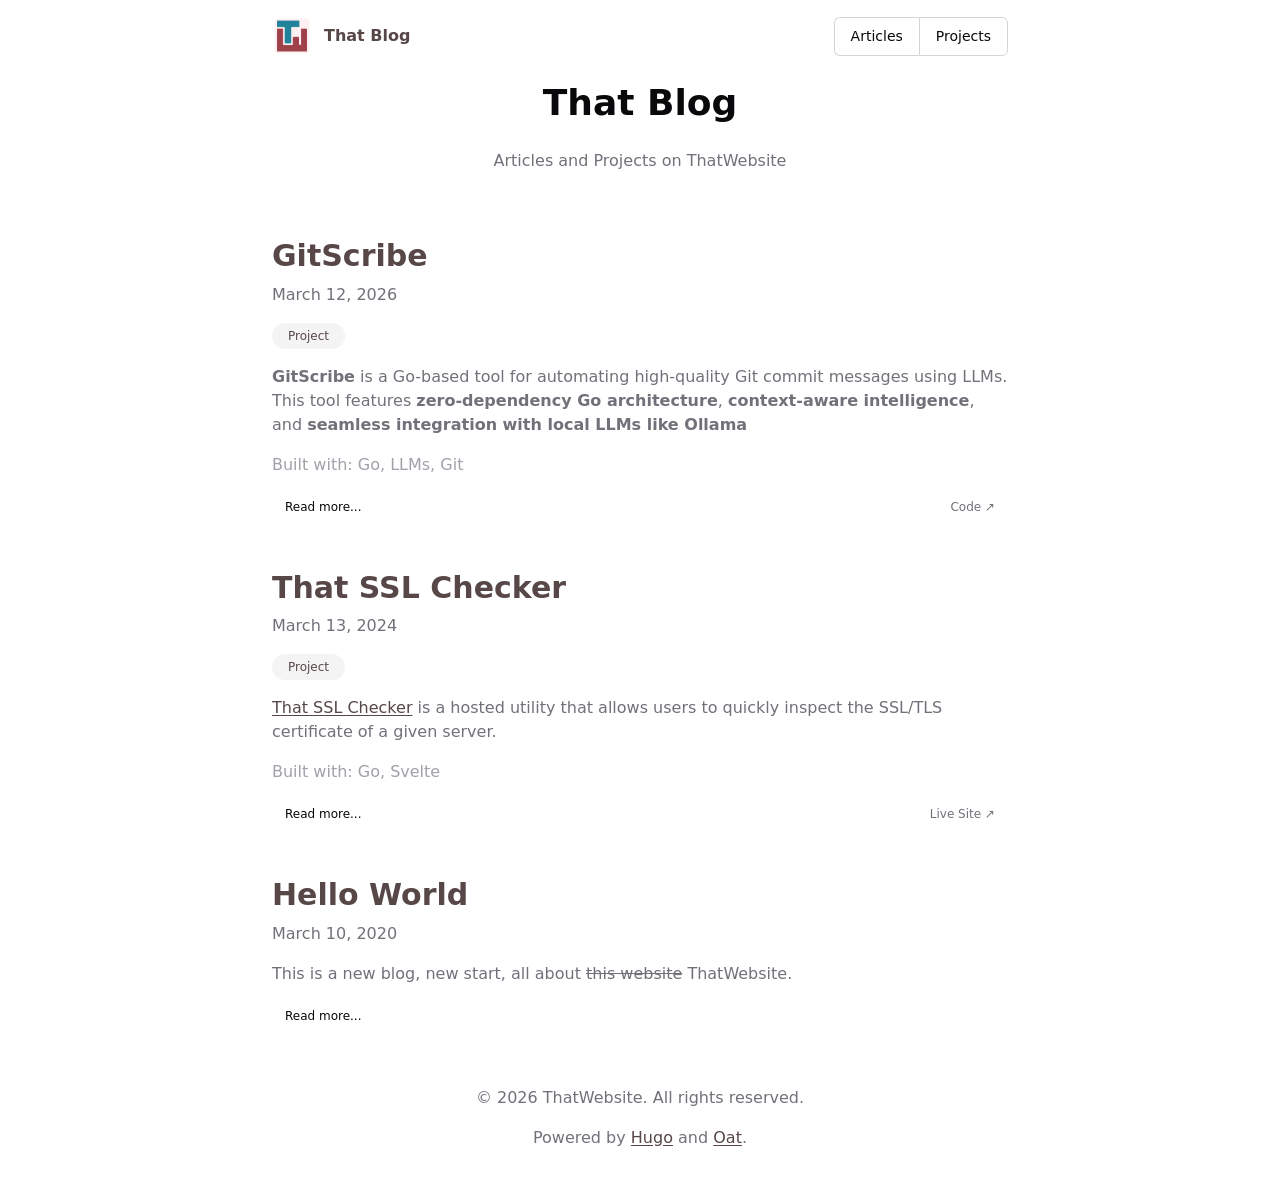
<file: index.html>
<!DOCTYPE html>
<html lang="en-us" dir="ltr">
<head>
	<meta name="generator" content="Hugo 0.157.0">
  <meta charset="utf-8">
<meta name="viewport" content="width=device-width">
<link rel="icon" href="/favicon.png">
<title>That Blog</title>
<script defer data-domain="thatwebsite.xyz" src="https://analytics.thatwebsite.xyz/js/script.file-downloads.hash.outbound-links.pageview-props.tagged-events.js"></script>
<script>window.plausible = window.plausible || function() { (window.plausible.q = window.plausible.q || []).push(arguments) }</script>

      <link rel="stylesheet" href="/css/oat.min.min.5b4c6744ce8d6e719410aaf8a30e5f591ba4e400e62997106cfbbd7a2e7a7f97.css" integrity="sha256-W0xnRM6NbnGUEKr4ow5fWRuk5ADmKZcQbPu9ei56f5c=" crossorigin="anonymous">


        <script src="/js/oat.min.336c93c78df1107ca7aadb22c22835d88b3431d7cdc742f3d12cc7f2451535f6.js" integrity="sha256-M2yTx43xEHynqtsiwig12Is0MdfNx0Lz0SzH8kUVNfY=" crossorigin="anonymous"></script>


</head>
<body style="max-width: 768px; margin: auto;">
  <header>

  <div class="container hstack justify-between mt-4 mb-6">
    <a href="https://thatwebsite.xyz/" class="brand unstyled hstack">
      <img height="40px" src="/logo.png" alt="That Blog">
      <strong class="text-3">That Blog</strong>
    </a>
    <nav>
      
  <menu class="buttons">
    <li>
      <a class="button outline" class="ghost" href="/blog/">Articles</a>
    </li>
    <li>
      <a class="button outline" class="ghost" href="/projects/">Projects</a>
    </li>
  </menu>

    </nav>
  </div>
</header>

<div class="container hero mb-6 align-center">
  <h1>That Blog</h1>
  
  <p class="text-3 text-light">Articles and Projects on ThatWebsite</p>
  
</div>

  <main class="container">
    

<div class="row">
  
  <div class="col-12 mb-4">
    <article class="h-100">
      <div class="flex flex-col" style="flex: 1;">
        <h2 class="mt-2 mb-2"><a href="/projects/gitscribe/" class="unstyled text-foreground">GitScribe</a></h2>
        <div class="text-7 text-light mb-4">March 12, 2026</div>
        

        
        <div class="hstack gap-1 mb-4">
          
          <span class="badge secondary small">Project</span>
          
        </div>
        

        <div class="text-light" style="flex: 1;">
          <p><strong>GitScribe</strong> is a Go-based tool for automating high-quality Git commit messages using LLMs. This tool features <strong>zero-dependency Go architecture</strong>, <strong>context-aware intelligence</strong>, and <strong>seamless integration with local LLMs like Ollama</strong></p>
        </div>
        <div class="mt-4 flex gap-2 text-8 text-lighter">
          <span>Built with:
            Go, LLMs, Git
          </span>
        </div>

      </div>
      <div class="mt-4 pt-4 flex items-center justify-between">
        <a href="/projects/gitscribe/" class="button ghost small outline">Read more...</a>
        
        
        <a href="https://github.com/that-awesome-organization/gitscribe" target="_blank" rel="noopener noreferrer" class="button small ghost text-light">Code
          ↗</a>
        
      </div>
    </article>
  </div>
  
  <div class="col-12 mb-4">
    <article class="h-100">
      <div class="flex flex-col" style="flex: 1;">
        <h2 class="mt-2 mb-2"><a href="/projects/that-ssl-checker/" class="unstyled text-foreground">That SSL Checker</a></h2>
        <div class="text-7 text-light mb-4">March 13, 2024</div>
        

        
        <div class="hstack gap-1 mb-4">
          
          <span class="badge secondary small">Project</span>
          
        </div>
        

        <div class="text-light" style="flex: 1;">
          <p><a href="https://that-ssl-checker.thatwebsite.xyz/">That SSL Checker</a> is a hosted utility that allows users to quickly inspect the SSL/TLS certificate of a given server.</p>
        </div>
        <div class="mt-4 flex gap-2 text-8 text-lighter">
          <span>Built with:
            Go, Svelte
          </span>
        </div>

      </div>
      <div class="mt-4 pt-4 flex items-center justify-between">
        <a href="/projects/that-ssl-checker/" class="button ghost small outline">Read more...</a>
        
        <a href="https://that-ssl-checker.thatwebsite.xyz/" target="_blank" rel="noopener noreferrer" class="button small ghost text-light">Live Site
          ↗</a>
        
        
      </div>
    </article>
  </div>
  
  <div class="col-12 mb-4">
    <article class="h-100">
      <div class="flex flex-col" style="flex: 1;">
        <h2 class="mt-2 mb-2"><a href="/blog/hello-world/" class="unstyled text-foreground">Hello World</a></h2>
        <div class="text-7 text-light mb-4">March 10, 2020</div>
        

        

        <div class="text-light" style="flex: 1;">
          <p>This is a new blog, new start, all about <del>this website</del> ThatWebsite.</p>
        </div>

      </div>
      <div class="mt-4 pt-4 flex items-center justify-between">
        <a href="/blog/hello-world/" class="button ghost small outline">Read more...</a>
        
        
      </div>
    </article>
  </div>
  
</div>


  </main>
  <footer class="container mt-6 mb-6 p-4 align-center text-light">
    <p>&copy; 2026 ThatWebsite. All rights reserved.</p>
<p>Powered by <a href="https://gohugo.io/">Hugo</a> and <a href="https://oat.ink/">Oat</a>.</p>

  </footer>
</body>
</html>
</file>
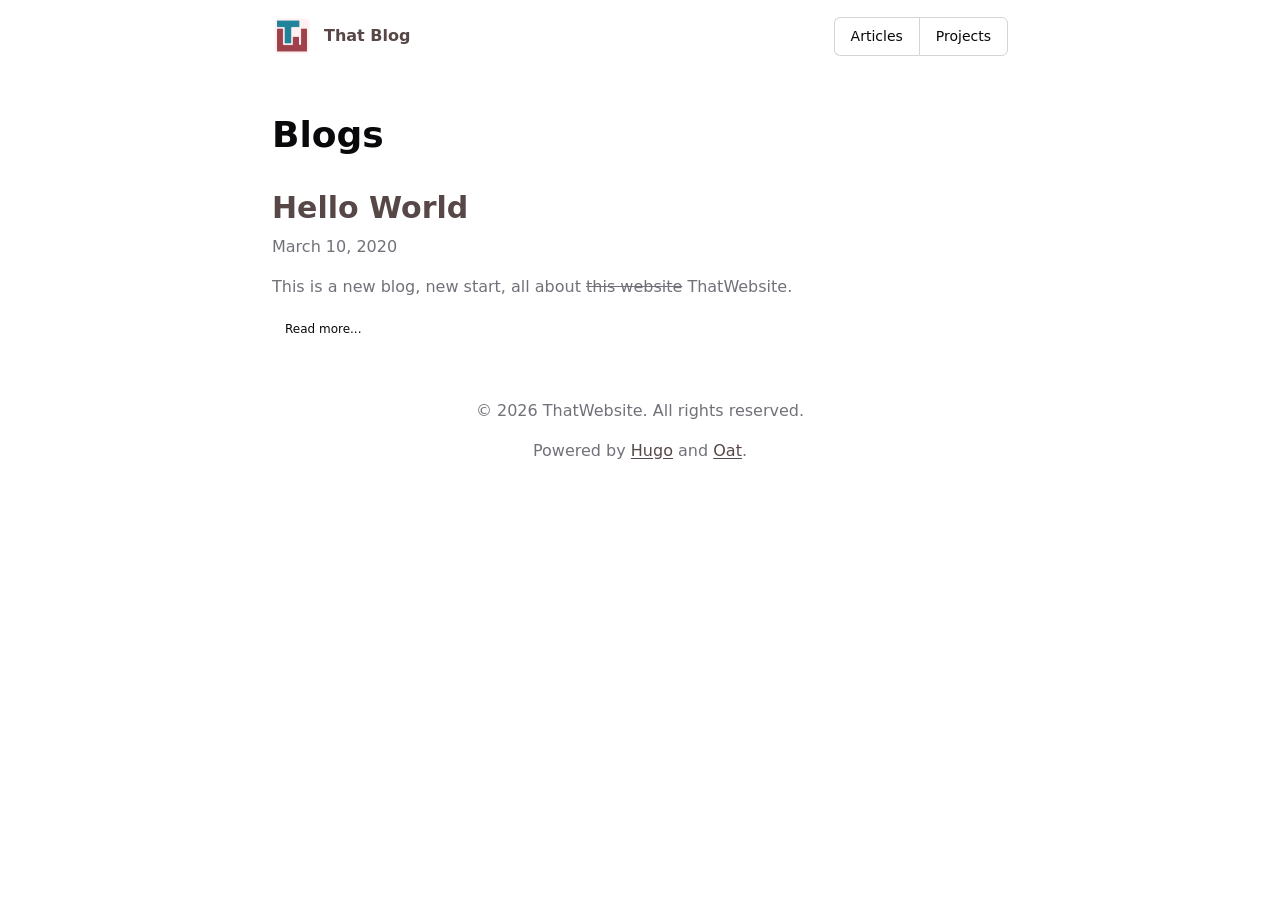
<file: blog/index.html>
<!DOCTYPE html>
<html lang="en-us" dir="ltr">
<head>
  <meta charset="utf-8">
<meta name="viewport" content="width=device-width">
<link rel="icon" href="/favicon.png">
<title>Blogs | That Blog</title>
<script defer data-domain="thatwebsite.xyz" src="https://analytics.thatwebsite.xyz/js/script.file-downloads.hash.outbound-links.pageview-props.tagged-events.js"></script>
<script>window.plausible = window.plausible || function() { (window.plausible.q = window.plausible.q || []).push(arguments) }</script>

      <link rel="stylesheet" href="/css/oat.min.min.5b4c6744ce8d6e719410aaf8a30e5f591ba4e400e62997106cfbbd7a2e7a7f97.css" integrity="sha256-W0xnRM6NbnGUEKr4ow5fWRuk5ADmKZcQbPu9ei56f5c=" crossorigin="anonymous">


        <script src="/js/oat.min.336c93c78df1107ca7aadb22c22835d88b3431d7cdc742f3d12cc7f2451535f6.js" integrity="sha256-M2yTx43xEHynqtsiwig12Is0MdfNx0Lz0SzH8kUVNfY=" crossorigin="anonymous"></script>


</head>
<body style="max-width: 768px; margin: auto;">
  <header>

  <div class="container hstack justify-between mt-4 mb-6">
    <a href="https://thatwebsite.xyz/" class="brand unstyled hstack">
      <img height="40px" src="/logo.png" alt="That Blog">
      <strong class="text-3">That Blog</strong>
    </a>
    <nav>
      
  <menu class="buttons">
    <li>
      <a class="button outline" class="ghost" href="/blog/">Articles</a>
    </li>
    <li>
      <a class="button outline" class="ghost" href="/projects/">Projects</a>
    </li>
  </menu>

    </nav>
  </div>
</header>

  <main class="container">
    
<div class="mb-6 pb-4">
  <h1 class="mb-2">Blogs</h1>
  
</div>

<div class="row">
  
  <div class="col-12 mb-4">
    <article class="h-100">
      <div class="flex flex-col" style="flex: 1;">
        <h2 class="mt-2 mb-2"><a href="/blog/hello-world/" class="unstyled text-foreground">Hello World</a></h2>
        <div class="text-7 text-light mb-4">March 10, 2020</div>
        

        

        <div class="text-light" style="flex: 1;">
          <p>This is a new blog, new start, all about <del>this website</del> ThatWebsite.</p>
        </div>

      </div>
      <div class="mt-4 pt-4 flex items-center justify-between">
        <a href="/blog/hello-world/" class="button ghost small outline">Read more...</a>
        
        
      </div>
    </article>
  </div>
  
</div>



  </main>
  <footer class="container mt-6 mb-6 p-4 align-center text-light">
    <p>&copy; 2026 ThatWebsite. All rights reserved.</p>
<p>Powered by <a href="https://gohugo.io/">Hugo</a> and <a href="https://oat.ink/">Oat</a>.</p>

  </footer>
</body>
</html>
</file>
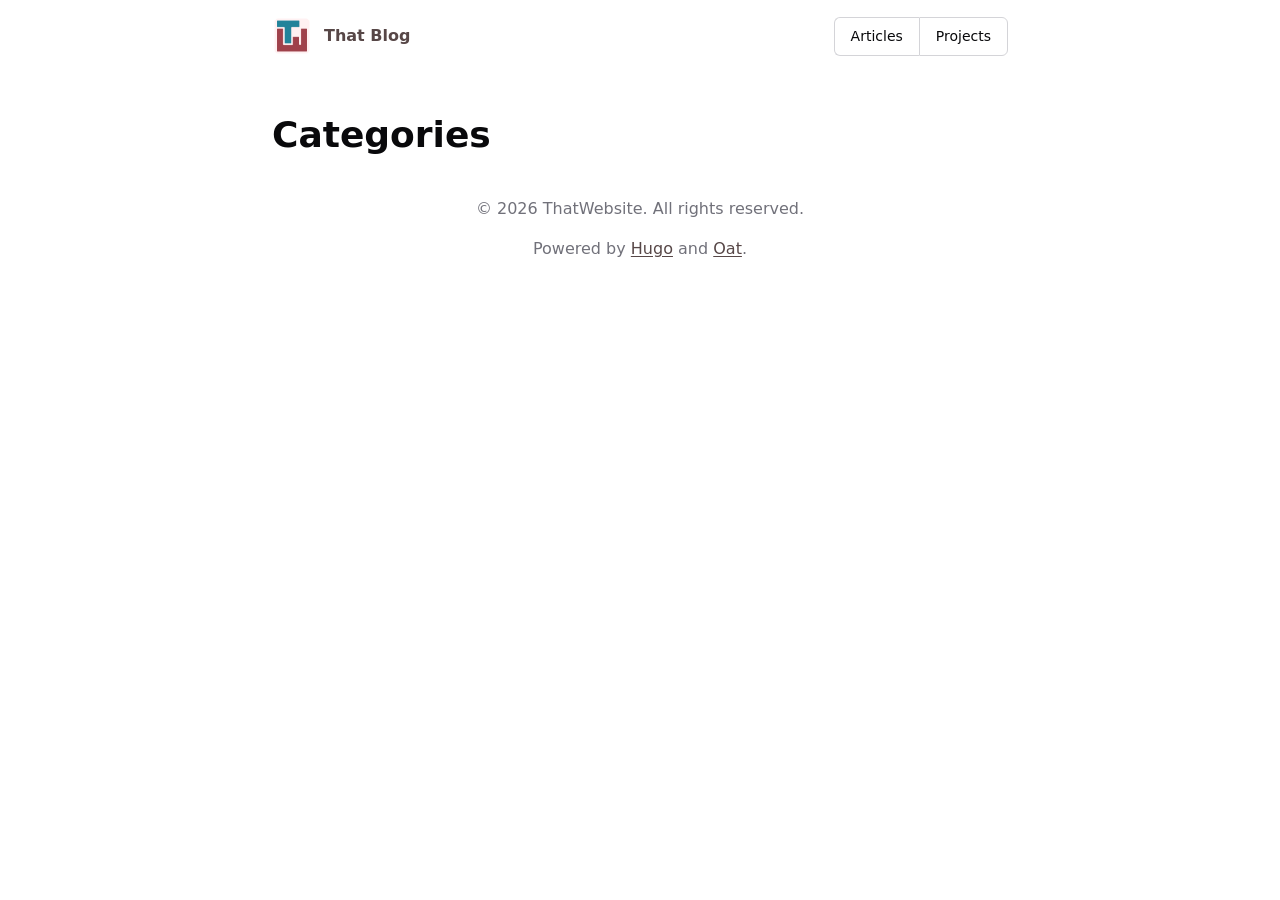
<file: categories/index.html>
<!DOCTYPE html>
<html lang="en-us" dir="ltr">
<head>
  <meta charset="utf-8">
<meta name="viewport" content="width=device-width">
<link rel="icon" href="/favicon.png">
<title>Categories | That Blog</title>
<script defer data-domain="thatwebsite.xyz" src="https://analytics.thatwebsite.xyz/js/script.file-downloads.hash.outbound-links.pageview-props.tagged-events.js"></script>
<script>window.plausible = window.plausible || function() { (window.plausible.q = window.plausible.q || []).push(arguments) }</script>

      <link rel="stylesheet" href="/css/oat.min.min.5b4c6744ce8d6e719410aaf8a30e5f591ba4e400e62997106cfbbd7a2e7a7f97.css" integrity="sha256-W0xnRM6NbnGUEKr4ow5fWRuk5ADmKZcQbPu9ei56f5c=" crossorigin="anonymous">


        <script src="/js/oat.min.336c93c78df1107ca7aadb22c22835d88b3431d7cdc742f3d12cc7f2451535f6.js" integrity="sha256-M2yTx43xEHynqtsiwig12Is0MdfNx0Lz0SzH8kUVNfY=" crossorigin="anonymous"></script>


</head>
<body style="max-width: 768px; margin: auto;">
  <header>

  <div class="container hstack justify-between mt-4 mb-6">
    <a href="https://thatwebsite.xyz/" class="brand unstyled hstack">
      <img height="40px" src="/logo.png" alt="That Blog">
      <strong class="text-3">That Blog</strong>
    </a>
    <nav>
      
  <menu class="buttons">
    <li>
      <a class="button outline" class="ghost" href="/blog/">Articles</a>
    </li>
    <li>
      <a class="button outline" class="ghost" href="/projects/">Projects</a>
    </li>
  </menu>

    </nav>
  </div>
</header>

  <main class="container">
    
  <h1>Categories</h1>
  
  

  </main>
  <footer class="container mt-6 mb-6 p-4 align-center text-light">
    <p>&copy; 2026 ThatWebsite. All rights reserved.</p>
<p>Powered by <a href="https://gohugo.io/">Hugo</a> and <a href="https://oat.ink/">Oat</a>.</p>

  </footer>
</body>
</html>
</file>
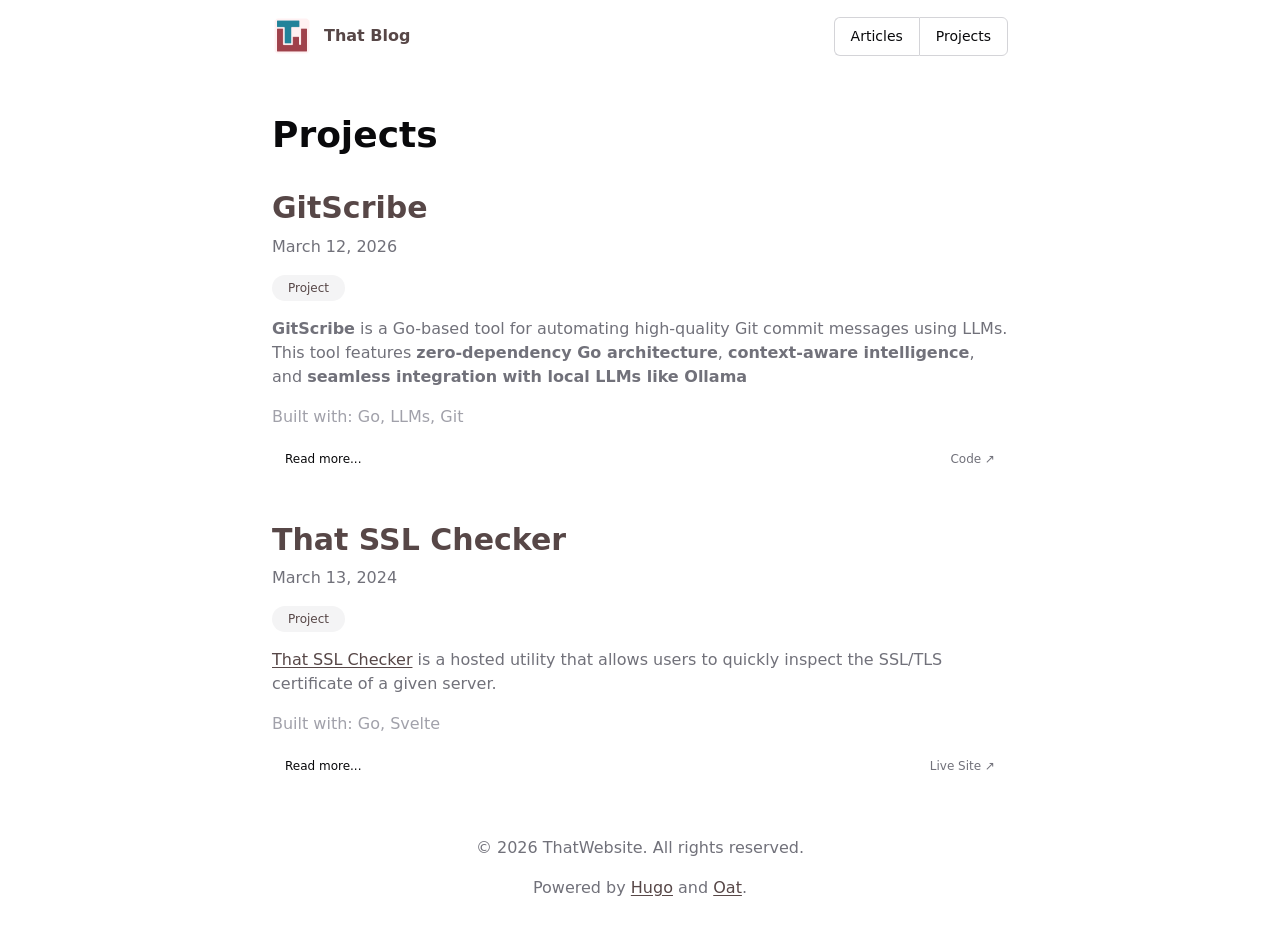
<file: projects/index.html>
<!DOCTYPE html>
<html lang="en-us" dir="ltr">
<head>
  <meta charset="utf-8">
<meta name="viewport" content="width=device-width">
<link rel="icon" href="/favicon.png">
<title>Projects | That Blog</title>
<script defer data-domain="thatwebsite.xyz" src="https://analytics.thatwebsite.xyz/js/script.file-downloads.hash.outbound-links.pageview-props.tagged-events.js"></script>
<script>window.plausible = window.plausible || function() { (window.plausible.q = window.plausible.q || []).push(arguments) }</script>

      <link rel="stylesheet" href="/css/oat.min.min.5b4c6744ce8d6e719410aaf8a30e5f591ba4e400e62997106cfbbd7a2e7a7f97.css" integrity="sha256-W0xnRM6NbnGUEKr4ow5fWRuk5ADmKZcQbPu9ei56f5c=" crossorigin="anonymous">


        <script src="/js/oat.min.336c93c78df1107ca7aadb22c22835d88b3431d7cdc742f3d12cc7f2451535f6.js" integrity="sha256-M2yTx43xEHynqtsiwig12Is0MdfNx0Lz0SzH8kUVNfY=" crossorigin="anonymous"></script>


</head>
<body style="max-width: 768px; margin: auto;">
  <header>

  <div class="container hstack justify-between mt-4 mb-6">
    <a href="https://thatwebsite.xyz/" class="brand unstyled hstack">
      <img height="40px" src="/logo.png" alt="That Blog">
      <strong class="text-3">That Blog</strong>
    </a>
    <nav>
      
  <menu class="buttons">
    <li>
      <a class="button outline" class="ghost" href="/blog/">Articles</a>
    </li>
    <li>
      <a class="button outline" class="ghost" href="/projects/">Projects</a>
    </li>
  </menu>

    </nav>
  </div>
</header>

  <main class="container">
    
<div class="mb-6 pb-4">
  <h1 class="mb-2">Projects</h1>
  
</div>

<div class="row">
  
  <div class="col-12 mb-4">
    <article class="h-100">
      <div class="flex flex-col" style="flex: 1;">
        <h2 class="mt-2 mb-2"><a href="/projects/gitscribe/" class="unstyled text-foreground">GitScribe</a></h2>
        <div class="text-7 text-light mb-4">March 12, 2026</div>
        

        
        <div class="hstack gap-1 mb-4">
          
          <span class="badge secondary small">Project</span>
          
        </div>
        

        <div class="text-light" style="flex: 1;">
          <p><strong>GitScribe</strong> is a Go-based tool for automating high-quality Git commit messages using LLMs. This tool features <strong>zero-dependency Go architecture</strong>, <strong>context-aware intelligence</strong>, and <strong>seamless integration with local LLMs like Ollama</strong></p>
        </div>
        <div class="mt-4 flex gap-2 text-8 text-lighter">
          <span>Built with:
            Go, LLMs, Git
          </span>
        </div>

      </div>
      <div class="mt-4 pt-4 flex items-center justify-between">
        <a href="/projects/gitscribe/" class="button ghost small outline">Read more...</a>
        
        
        <a href="https://github.com/that-awesome-organization/gitscribe" target="_blank" rel="noopener noreferrer" class="button small ghost text-light">Code
          ↗</a>
        
      </div>
    </article>
  </div>
  
  <div class="col-12 mb-4">
    <article class="h-100">
      <div class="flex flex-col" style="flex: 1;">
        <h2 class="mt-2 mb-2"><a href="/projects/that-ssl-checker/" class="unstyled text-foreground">That SSL Checker</a></h2>
        <div class="text-7 text-light mb-4">March 13, 2024</div>
        

        
        <div class="hstack gap-1 mb-4">
          
          <span class="badge secondary small">Project</span>
          
        </div>
        

        <div class="text-light" style="flex: 1;">
          <p><a href="https://that-ssl-checker.thatwebsite.xyz/">That SSL Checker</a> is a hosted utility that allows users to quickly inspect the SSL/TLS certificate of a given server.</p>
        </div>
        <div class="mt-4 flex gap-2 text-8 text-lighter">
          <span>Built with:
            Go, Svelte
          </span>
        </div>

      </div>
      <div class="mt-4 pt-4 flex items-center justify-between">
        <a href="/projects/that-ssl-checker/" class="button ghost small outline">Read more...</a>
        
        <a href="https://that-ssl-checker.thatwebsite.xyz/" target="_blank" rel="noopener noreferrer" class="button small ghost text-light">Live Site
          ↗</a>
        
        
      </div>
    </article>
  </div>
  
</div>



  </main>
  <footer class="container mt-6 mb-6 p-4 align-center text-light">
    <p>&copy; 2026 ThatWebsite. All rights reserved.</p>
<p>Powered by <a href="https://gohugo.io/">Hugo</a> and <a href="https://oat.ink/">Oat</a>.</p>

  </footer>
</body>
</html>
</file>
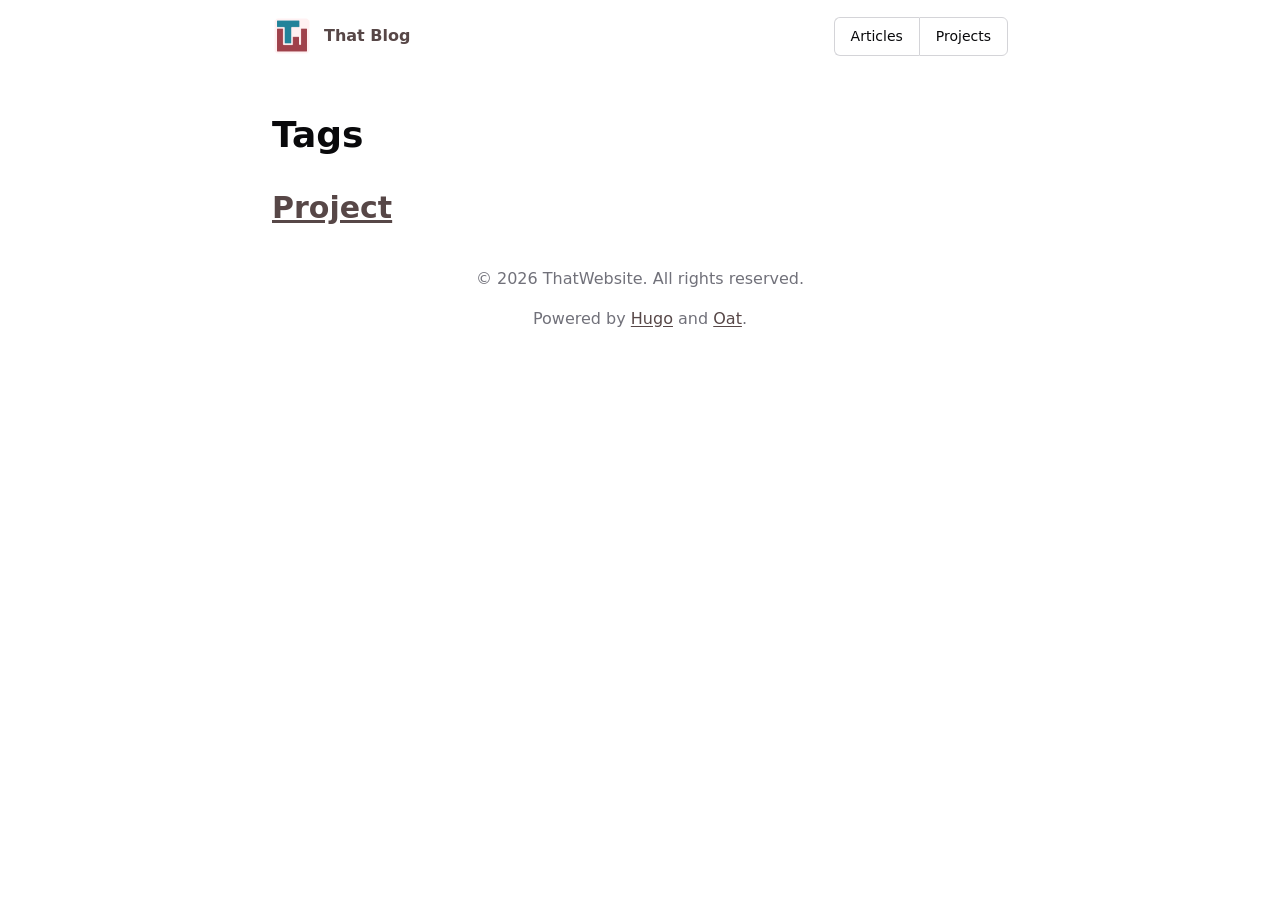
<file: tags/index.html>
<!DOCTYPE html>
<html lang="en-us" dir="ltr">
<head>
  <meta charset="utf-8">
<meta name="viewport" content="width=device-width">
<link rel="icon" href="/favicon.png">
<title>Tags | That Blog</title>
<script defer data-domain="thatwebsite.xyz" src="https://analytics.thatwebsite.xyz/js/script.file-downloads.hash.outbound-links.pageview-props.tagged-events.js"></script>
<script>window.plausible = window.plausible || function() { (window.plausible.q = window.plausible.q || []).push(arguments) }</script>

      <link rel="stylesheet" href="/css/oat.min.min.5b4c6744ce8d6e719410aaf8a30e5f591ba4e400e62997106cfbbd7a2e7a7f97.css" integrity="sha256-W0xnRM6NbnGUEKr4ow5fWRuk5ADmKZcQbPu9ei56f5c=" crossorigin="anonymous">


        <script src="/js/oat.min.336c93c78df1107ca7aadb22c22835d88b3431d7cdc742f3d12cc7f2451535f6.js" integrity="sha256-M2yTx43xEHynqtsiwig12Is0MdfNx0Lz0SzH8kUVNfY=" crossorigin="anonymous"></script>


</head>
<body style="max-width: 768px; margin: auto;">
  <header>

  <div class="container hstack justify-between mt-4 mb-6">
    <a href="https://thatwebsite.xyz/" class="brand unstyled hstack">
      <img height="40px" src="/logo.png" alt="That Blog">
      <strong class="text-3">That Blog</strong>
    </a>
    <nav>
      
  <menu class="buttons">
    <li>
      <a class="button outline" class="ghost" href="/blog/">Articles</a>
    </li>
    <li>
      <a class="button outline" class="ghost" href="/projects/">Projects</a>
    </li>
  </menu>

    </nav>
  </div>
</header>

  <main class="container">
    
  <h1>Tags</h1>
  
  
    <h2><a href="/tags/project/">Project</a></h2>
  

  </main>
  <footer class="container mt-6 mb-6 p-4 align-center text-light">
    <p>&copy; 2026 ThatWebsite. All rights reserved.</p>
<p>Powered by <a href="https://gohugo.io/">Hugo</a> and <a href="https://oat.ink/">Oat</a>.</p>

  </footer>
</body>
</html>
</file>
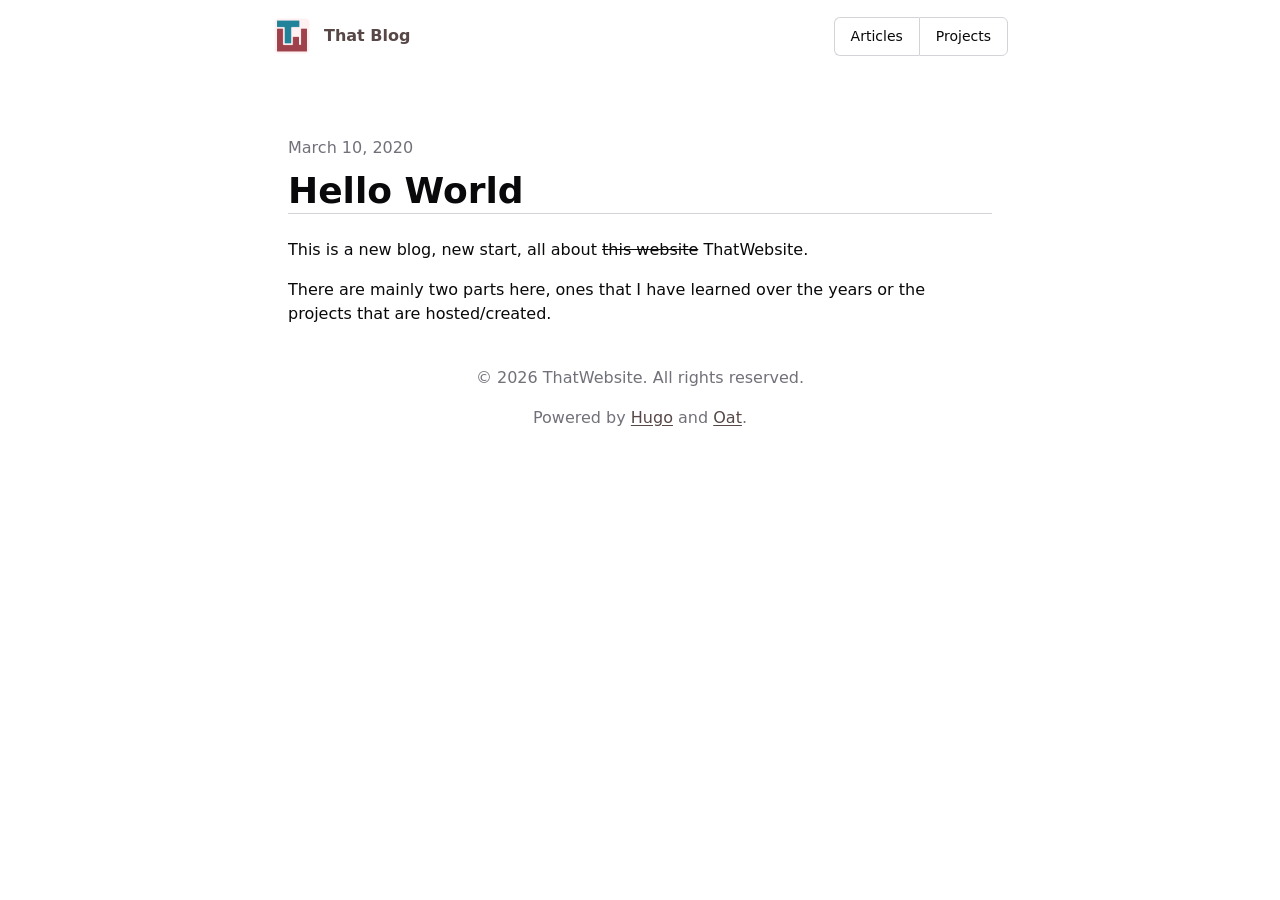
<file: blog/hello-world/index.html>
<!DOCTYPE html>
<html lang="en-us" dir="ltr">
<head>
  <meta charset="utf-8">
<meta name="viewport" content="width=device-width">
<link rel="icon" href="/favicon.png">
<title>Hello World | That Blog</title>
<script defer data-domain="thatwebsite.xyz" src="https://analytics.thatwebsite.xyz/js/script.file-downloads.hash.outbound-links.pageview-props.tagged-events.js"></script>
<script>window.plausible = window.plausible || function() { (window.plausible.q = window.plausible.q || []).push(arguments) }</script>

      <link rel="stylesheet" href="/css/oat.min.min.5b4c6744ce8d6e719410aaf8a30e5f591ba4e400e62997106cfbbd7a2e7a7f97.css" integrity="sha256-W0xnRM6NbnGUEKr4ow5fWRuk5ADmKZcQbPu9ei56f5c=" crossorigin="anonymous">


        <script src="/js/oat.min.336c93c78df1107ca7aadb22c22835d88b3431d7cdc742f3d12cc7f2451535f6.js" integrity="sha256-M2yTx43xEHynqtsiwig12Is0MdfNx0Lz0SzH8kUVNfY=" crossorigin="anonymous"></script>


</head>
<body style="max-width: 768px; margin: auto;">
  <header>

  <div class="container hstack justify-between mt-4 mb-6">
    <a href="https://thatwebsite.xyz/" class="brand unstyled hstack">
      <img height="40px" src="/logo.png" alt="That Blog">
      <strong class="text-3">That Blog</strong>
    </a>
    <nav>
      
  <menu class="buttons">
    <li>
      <a class="button outline" class="ghost" href="/blog/">Articles</a>
    </li>
    <li>
      <a class="button outline" class="ghost" href="/projects/">Projects</a>
    </li>
  </menu>

    </nav>
  </div>
</header>

  <main class="container">
    
  <article class="container mx-auto mt-6 mb-6" style="max-width: 48rem;">
    <header class="mb-6 pb-6" style="border-bottom: 1px solid var(--border);">
      <div class="text-7 text-light hstack gap-2">
        <time datetime="2020-03-10T10:00:00&#43;05:30">March 10, 2020</time>
        
      </div>
      <h1 class="mt-2" style="margin-bottom: 0;">Hello World</h1>
      
    </header>
    <div class="article-content">
      <p>This is a new blog, new start, all about <del>this website</del> ThatWebsite.</p>
<p>There are mainly two parts here, ones that I have learned over the years or the projects that are hosted/created.</p>
    </div>
  </article>

  </main>
  <footer class="container mt-6 mb-6 p-4 align-center text-light">
    <p>&copy; 2026 ThatWebsite. All rights reserved.</p>
<p>Powered by <a href="https://gohugo.io/">Hugo</a> and <a href="https://oat.ink/">Oat</a>.</p>

  </footer>
</body>
</html>
</file>
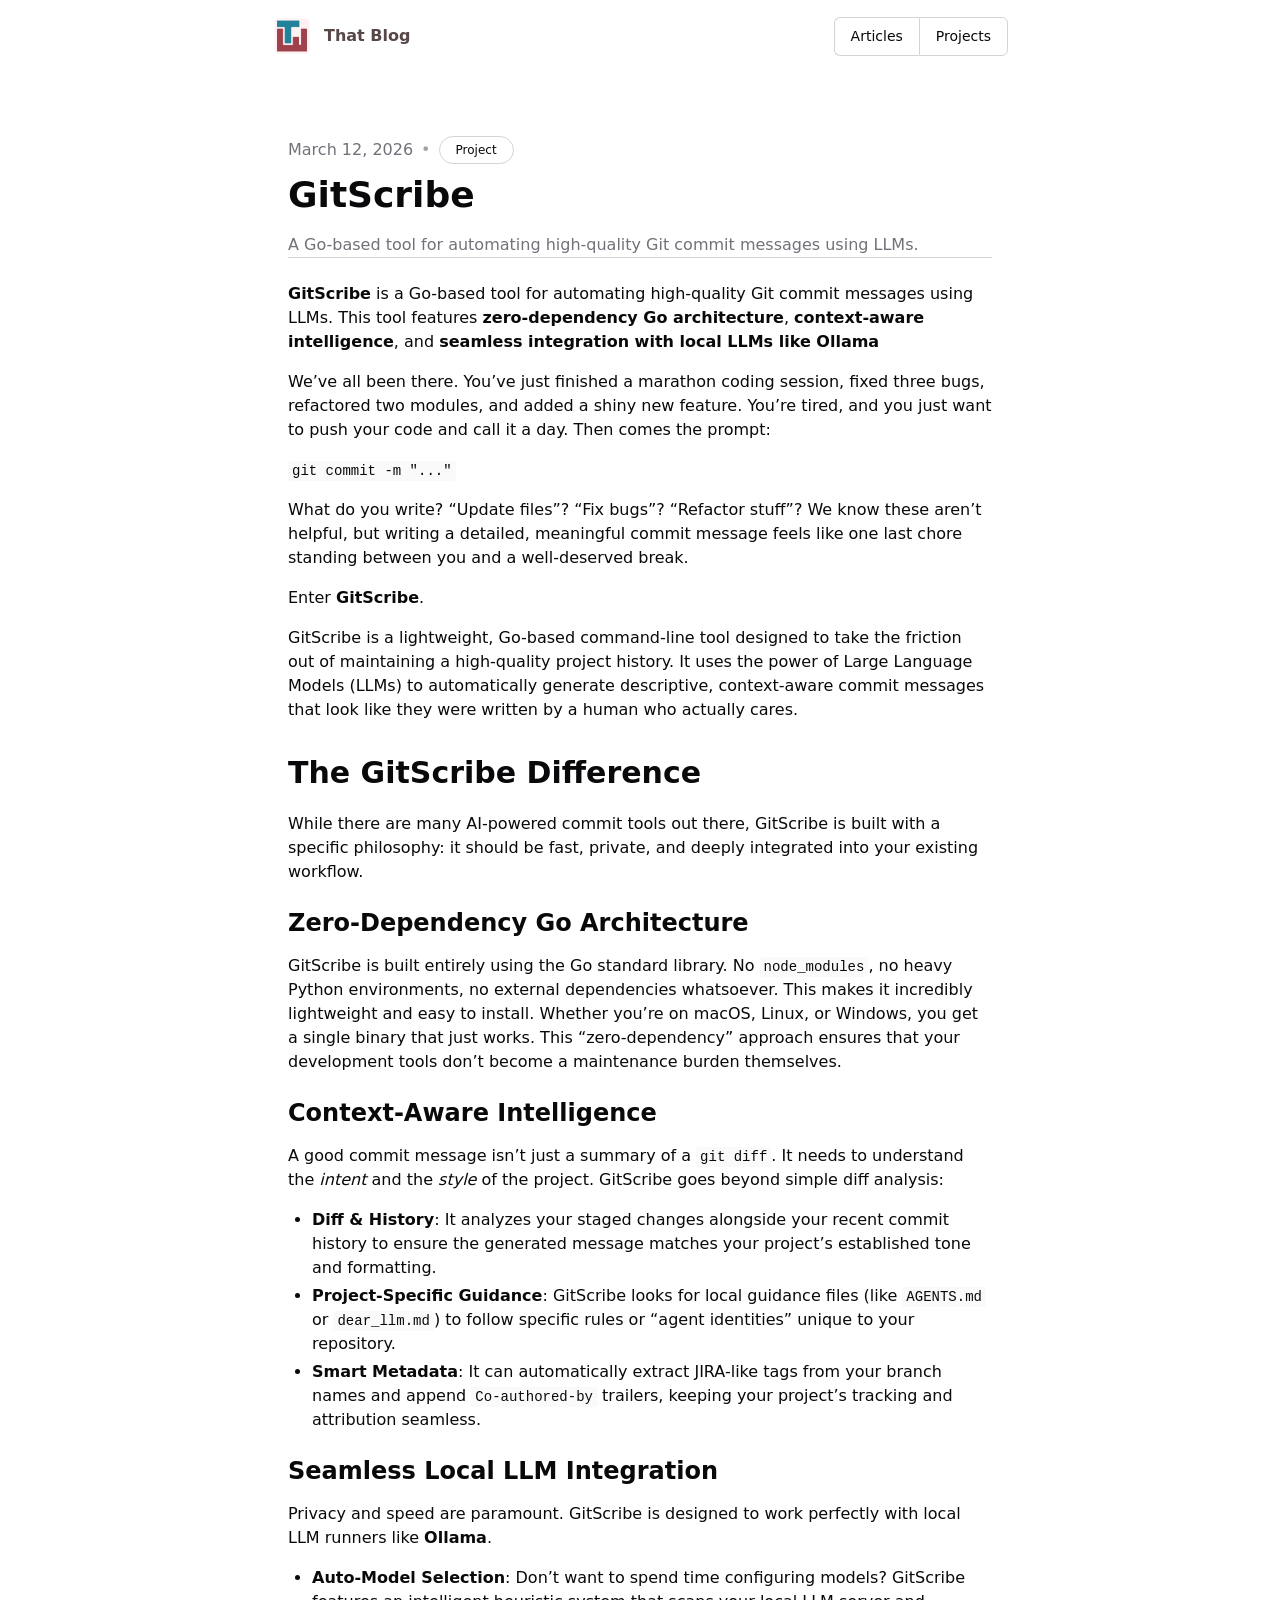
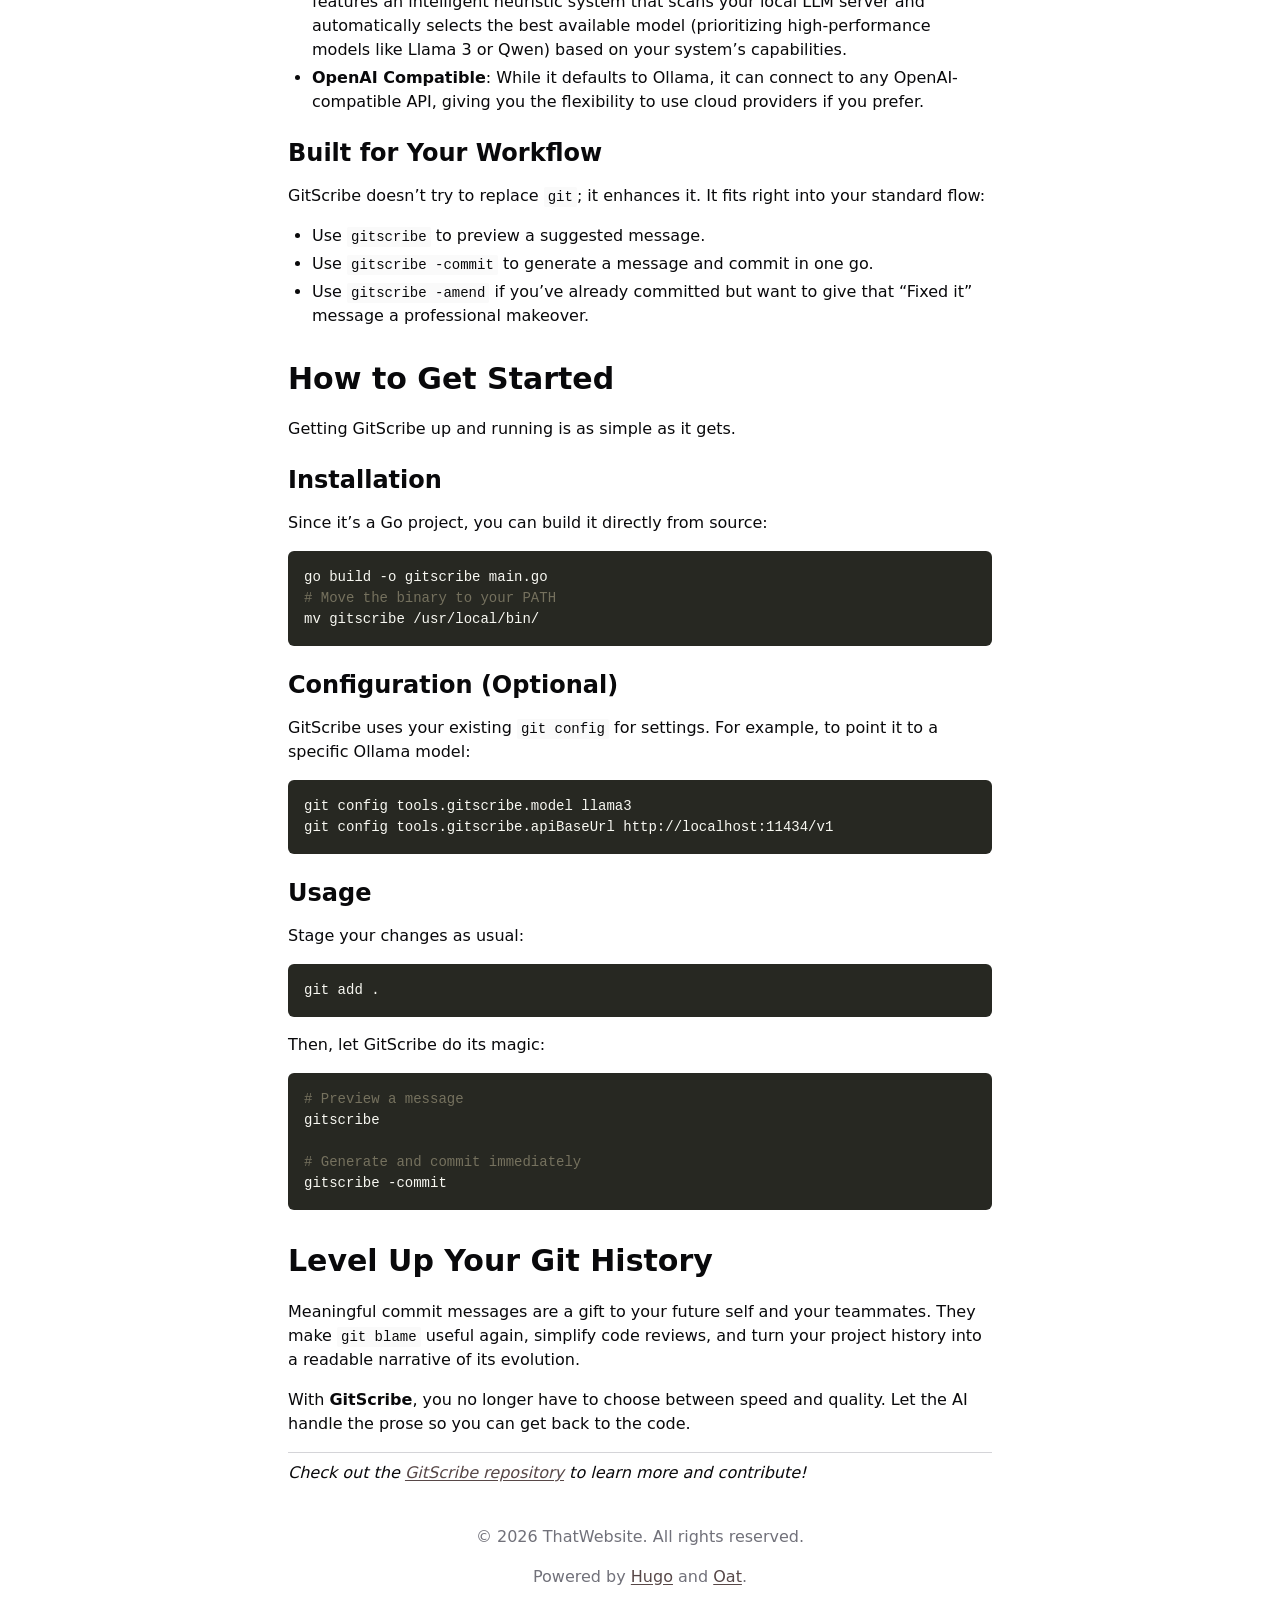
<file: projects/gitscribe/index.html>
<!DOCTYPE html>
<html lang="en-us" dir="ltr">
<head>
  <meta charset="utf-8">
<meta name="viewport" content="width=device-width">
<link rel="icon" href="/favicon.png">
<title>GitScribe | That Blog</title>
<script defer data-domain="thatwebsite.xyz" src="https://analytics.thatwebsite.xyz/js/script.file-downloads.hash.outbound-links.pageview-props.tagged-events.js"></script>
<script>window.plausible = window.plausible || function() { (window.plausible.q = window.plausible.q || []).push(arguments) }</script>

      <link rel="stylesheet" href="/css/oat.min.min.5b4c6744ce8d6e719410aaf8a30e5f591ba4e400e62997106cfbbd7a2e7a7f97.css" integrity="sha256-W0xnRM6NbnGUEKr4ow5fWRuk5ADmKZcQbPu9ei56f5c=" crossorigin="anonymous">


        <script src="/js/oat.min.336c93c78df1107ca7aadb22c22835d88b3431d7cdc742f3d12cc7f2451535f6.js" integrity="sha256-M2yTx43xEHynqtsiwig12Is0MdfNx0Lz0SzH8kUVNfY=" crossorigin="anonymous"></script>


</head>
<body style="max-width: 768px; margin: auto;">
  <header>

  <div class="container hstack justify-between mt-4 mb-6">
    <a href="https://thatwebsite.xyz/" class="brand unstyled hstack">
      <img height="40px" src="/logo.png" alt="That Blog">
      <strong class="text-3">That Blog</strong>
    </a>
    <nav>
      
  <menu class="buttons">
    <li>
      <a class="button outline" class="ghost" href="/blog/">Articles</a>
    </li>
    <li>
      <a class="button outline" class="ghost" href="/projects/">Projects</a>
    </li>
  </menu>

    </nav>
  </div>
</header>

  <main class="container">
    
  <article class="container mx-auto mt-6 mb-6" style="max-width: 48rem;">
    <header class="mb-6 pb-6" style="border-bottom: 1px solid var(--border);">
      <div class="text-7 text-light hstack gap-2">
        <time datetime="2026-03-12T10:00:00&#43;05:30">March 12, 2026</time>
        
        <span class="text-lighter">•</span>
        <div class="hstack gap-1">
          
          <a href="/tags/project" class="badge outline small" style="text-decoration: none;">Project</a>
          
        </div>
        
      </div>
      <h1 class="mt-2" style="margin-bottom: 0;">GitScribe</h1>
      
      <p class="text-3 text-light mt-4" style="margin-bottom: 0;">A Go-based tool for automating high-quality Git commit messages using LLMs.</p>
      
    </header>
    <div class="article-content">
      <p><strong>GitScribe</strong> is a Go-based tool for automating high-quality Git commit messages using LLMs. This tool features <strong>zero-dependency Go architecture</strong>, <strong>context-aware intelligence</strong>, and <strong>seamless integration with local LLMs like Ollama</strong></p>
<p>We&rsquo;ve all been there. You&rsquo;ve just finished a marathon coding session, fixed three bugs, refactored two modules, and added a shiny new feature. You&rsquo;re tired, and you just want to push your code and call it a day. Then comes the prompt:</p>
<p><code>git commit -m &quot;...&quot;</code></p>
<p>What do you write? &ldquo;Update files&rdquo;? &ldquo;Fix bugs&rdquo;? &ldquo;Refactor stuff&rdquo;? We know these aren&rsquo;t helpful, but writing a detailed, meaningful commit message feels like one last chore standing between you and a well-deserved break.</p>
<p>Enter <strong>GitScribe</strong>.</p>
<p>GitScribe is a lightweight, Go-based command-line tool designed to take the friction out of maintaining a high-quality project history. It uses the power of Large Language Models (LLMs) to automatically generate descriptive, context-aware commit messages that look like they were written by a human who actually cares.</p>
<h2 id="the-gitscribe-difference">The GitScribe Difference</h2>
<p>While there are many AI-powered commit tools out there, GitScribe is built with a specific philosophy: it should be fast, private, and deeply integrated into your existing workflow.</p>
<h3 id="zero-dependency-go-architecture">Zero-Dependency Go Architecture</h3>
<p>GitScribe is built entirely using the Go standard library. No <code>node_modules</code>, no heavy Python environments, no external dependencies whatsoever. This makes it incredibly lightweight and easy to install. Whether you&rsquo;re on macOS, Linux, or Windows, you get a single binary that just works. This &ldquo;zero-dependency&rdquo; approach ensures that your development tools don&rsquo;t become a maintenance burden themselves.</p>
<h3 id="context-aware-intelligence">Context-Aware Intelligence</h3>
<p>A good commit message isn&rsquo;t just a summary of a <code>git diff</code>. It needs to understand the <em>intent</em> and the <em>style</em> of the project. GitScribe goes beyond simple diff analysis:</p>
<ul>
<li><strong>Diff &amp; History</strong>: It analyzes your staged changes alongside your recent commit history to ensure the generated message matches your project&rsquo;s established tone and formatting.</li>
<li><strong>Project-Specific Guidance</strong>: GitScribe looks for local guidance files (like <code>AGENTS.md</code> or <code>dear_llm.md</code>) to follow specific rules or &ldquo;agent identities&rdquo; unique to your repository.</li>
<li><strong>Smart Metadata</strong>: It can automatically extract JIRA-like tags from your branch names and append <code>Co-authored-by</code> trailers, keeping your project&rsquo;s tracking and attribution seamless.</li>
</ul>
<h3 id="seamless-local-llm-integration">Seamless Local LLM Integration</h3>
<p>Privacy and speed are paramount. GitScribe is designed to work perfectly with local LLM runners like <strong>Ollama</strong>.</p>
<ul>
<li><strong>Auto-Model Selection</strong>: Don&rsquo;t want to spend time configuring models? GitScribe features an intelligent heuristic system that scans your local LLM server and automatically selects the best available model (prioritizing high-performance models like Llama 3 or Qwen) based on your system&rsquo;s capabilities.</li>
<li><strong>OpenAI Compatible</strong>: While it defaults to Ollama, it can connect to any OpenAI-compatible API, giving you the flexibility to use cloud providers if you prefer.</li>
</ul>
<h3 id="built-for-your-workflow">Built for Your Workflow</h3>
<p>GitScribe doesn&rsquo;t try to replace <code>git</code>; it enhances it. It fits right into your standard flow:</p>
<ul>
<li>Use <code>gitscribe</code> to preview a suggested message.</li>
<li>Use <code>gitscribe -commit</code> to generate a message and commit in one go.</li>
<li>Use <code>gitscribe -amend</code> if you&rsquo;ve already committed but want to give that &ldquo;Fixed it&rdquo; message a professional makeover.</li>
</ul>
<h2 id="how-to-get-started">How to Get Started</h2>
<p>Getting GitScribe up and running is as simple as it gets.</p>
<h3 id="installation">Installation</h3>
<p>Since it&rsquo;s a Go project, you can build it directly from source:</p>
<div class="highlight"><pre tabindex="0" style="color:#f8f8f2;background-color:#272822;-moz-tab-size:4;-o-tab-size:4;tab-size:4;-webkit-text-size-adjust:none;"><code class="language-bash" data-lang="bash"><span style="display:flex;"><span>go build -o gitscribe main.go
</span></span><span style="display:flex;"><span><span style="color:#75715e"># Move the binary to your PATH</span>
</span></span><span style="display:flex;"><span>mv gitscribe /usr/local/bin/
</span></span></code></pre></div><h3 id="configuration-optional">Configuration (Optional)</h3>
<p>GitScribe uses your existing <code>git config</code> for settings. For example, to point it to a specific Ollama model:</p>
<div class="highlight"><pre tabindex="0" style="color:#f8f8f2;background-color:#272822;-moz-tab-size:4;-o-tab-size:4;tab-size:4;-webkit-text-size-adjust:none;"><code class="language-bash" data-lang="bash"><span style="display:flex;"><span>git config tools.gitscribe.model llama3
</span></span><span style="display:flex;"><span>git config tools.gitscribe.apiBaseUrl http://localhost:11434/v1
</span></span></code></pre></div><h3 id="usage">Usage</h3>
<p>Stage your changes as usual:</p>
<div class="highlight"><pre tabindex="0" style="color:#f8f8f2;background-color:#272822;-moz-tab-size:4;-o-tab-size:4;tab-size:4;-webkit-text-size-adjust:none;"><code class="language-bash" data-lang="bash"><span style="display:flex;"><span>git add .
</span></span></code></pre></div><p>Then, let GitScribe do its magic:</p>
<div class="highlight"><pre tabindex="0" style="color:#f8f8f2;background-color:#272822;-moz-tab-size:4;-o-tab-size:4;tab-size:4;-webkit-text-size-adjust:none;"><code class="language-bash" data-lang="bash"><span style="display:flex;"><span><span style="color:#75715e"># Preview a message</span>
</span></span><span style="display:flex;"><span>gitscribe
</span></span><span style="display:flex;"><span>
</span></span><span style="display:flex;"><span><span style="color:#75715e"># Generate and commit immediately</span>
</span></span><span style="display:flex;"><span>gitscribe -commit
</span></span></code></pre></div><h2 id="level-up-your-git-history">Level Up Your Git History</h2>
<p>Meaningful commit messages are a gift to your future self and your teammates. They make <code>git blame</code> useful again, simplify code reviews, and turn your project history into a readable narrative of its evolution.</p>
<p>With <strong>GitScribe</strong>, you no longer have to choose between speed and quality. Let the AI handle the prose so you can get back to the code.</p>
<hr>
<p><em>Check out the <a href="https://github.com/that-awesome-organization/gitscribe">GitScribe repository</a> to learn more and contribute!</em></p>
    </div>
  </article>

  </main>
  <footer class="container mt-6 mb-6 p-4 align-center text-light">
    <p>&copy; 2026 ThatWebsite. All rights reserved.</p>
<p>Powered by <a href="https://gohugo.io/">Hugo</a> and <a href="https://oat.ink/">Oat</a>.</p>

  </footer>
</body>
</html>
</file>
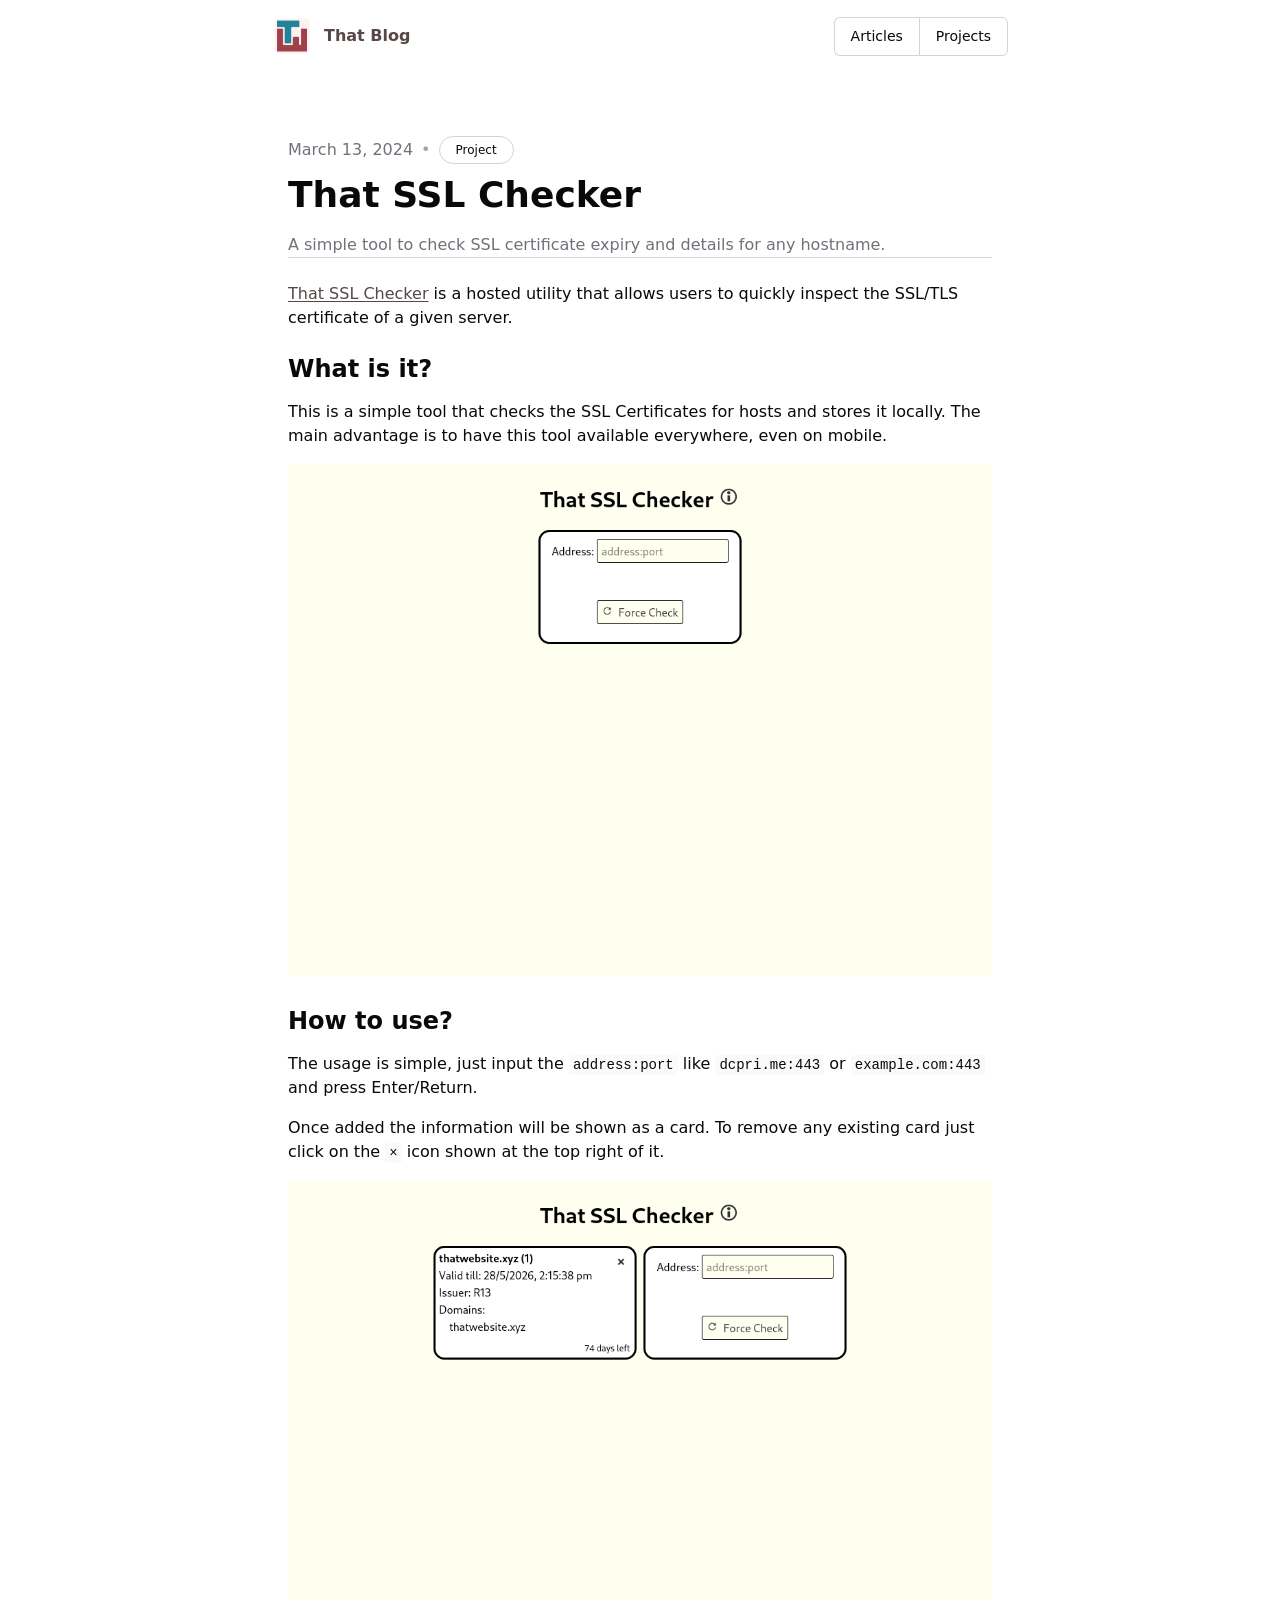
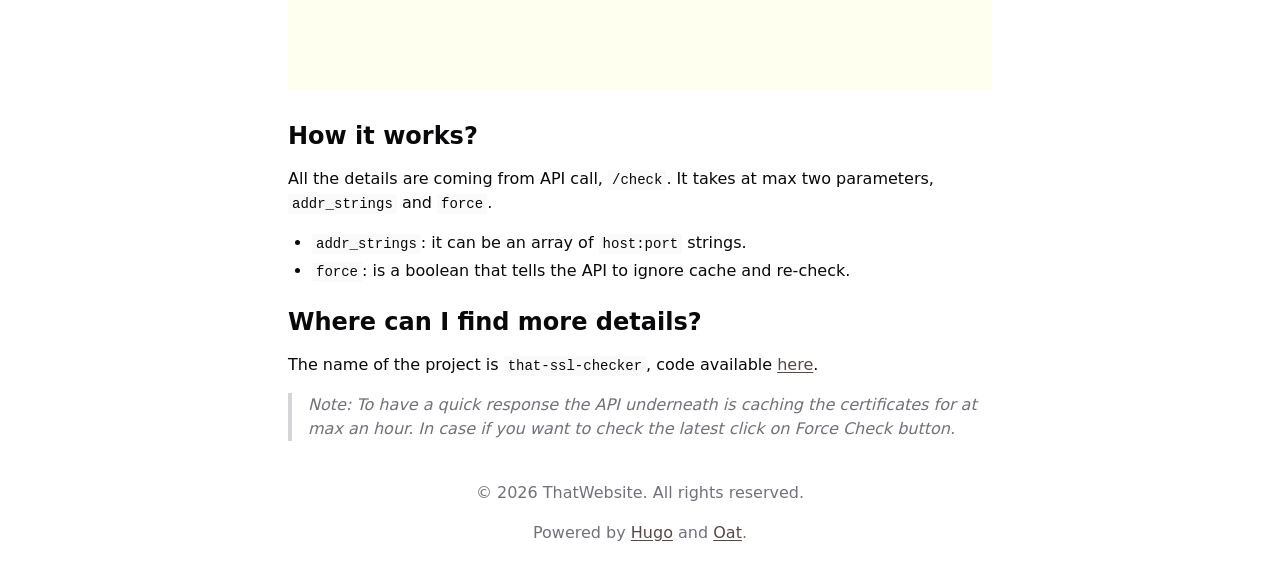
<file: projects/that-ssl-checker/index.html>
<!DOCTYPE html>
<html lang="en-us" dir="ltr">
<head>
  <meta charset="utf-8">
<meta name="viewport" content="width=device-width">
<link rel="icon" href="/favicon.png">
<title>That SSL Checker | That Blog</title>
<script defer data-domain="thatwebsite.xyz" src="https://analytics.thatwebsite.xyz/js/script.file-downloads.hash.outbound-links.pageview-props.tagged-events.js"></script>
<script>window.plausible = window.plausible || function() { (window.plausible.q = window.plausible.q || []).push(arguments) }</script>

      <link rel="stylesheet" href="/css/oat.min.min.5b4c6744ce8d6e719410aaf8a30e5f591ba4e400e62997106cfbbd7a2e7a7f97.css" integrity="sha256-W0xnRM6NbnGUEKr4ow5fWRuk5ADmKZcQbPu9ei56f5c=" crossorigin="anonymous">


        <script src="/js/oat.min.336c93c78df1107ca7aadb22c22835d88b3431d7cdc742f3d12cc7f2451535f6.js" integrity="sha256-M2yTx43xEHynqtsiwig12Is0MdfNx0Lz0SzH8kUVNfY=" crossorigin="anonymous"></script>


</head>
<body style="max-width: 768px; margin: auto;">
  <header>

  <div class="container hstack justify-between mt-4 mb-6">
    <a href="https://thatwebsite.xyz/" class="brand unstyled hstack">
      <img height="40px" src="/logo.png" alt="That Blog">
      <strong class="text-3">That Blog</strong>
    </a>
    <nav>
      
  <menu class="buttons">
    <li>
      <a class="button outline" class="ghost" href="/blog/">Articles</a>
    </li>
    <li>
      <a class="button outline" class="ghost" href="/projects/">Projects</a>
    </li>
  </menu>

    </nav>
  </div>
</header>

  <main class="container">
    
  <article class="container mx-auto mt-6 mb-6" style="max-width: 48rem;">
    <header class="mb-6 pb-6" style="border-bottom: 1px solid var(--border);">
      <div class="text-7 text-light hstack gap-2">
        <time datetime="2024-03-13T10:00:00&#43;05:30">March 13, 2024</time>
        
        <span class="text-lighter">•</span>
        <div class="hstack gap-1">
          
          <a href="/tags/project" class="badge outline small" style="text-decoration: none;">Project</a>
          
        </div>
        
      </div>
      <h1 class="mt-2" style="margin-bottom: 0;">That SSL Checker</h1>
      
      <p class="text-3 text-light mt-4" style="margin-bottom: 0;">A simple tool to check SSL certificate expiry and details for any hostname.</p>
      
    </header>
    <div class="article-content">
      <p><a href="https://that-ssl-checker.thatwebsite.xyz/">That SSL Checker</a> is a hosted utility that allows users to quickly inspect the SSL/TLS certificate of a given server.</p>
<h3 id="what-is-it">What is it?</h3>
<p>This is a simple tool that checks the SSL Certificates for hosts and stores it locally. The main advantage is to have this tool available everywhere, even on mobile.</p>
<p><img src="/images/projects/that-ssl-checker/initial.png" alt="Initial state"></p>
<h3 id="how-to-use">How to use?</h3>
<p>The usage is simple, just input the <code>address:port</code> like <code>dcpri.me:443</code> or <code>example.com:443</code> and press Enter/Return.</p>
<p>Once added the information will be shown as a card.
To remove any existing card just click on the <code>×</code> icon shown at the top right of it.</p>
<p><img src="/images/projects/that-ssl-checker/result.png" alt="Result card"></p>
<h3 id="how-it-works">How it works?</h3>
<p>All the details are coming from API call, <code>/check</code>. It takes at max two parameters, <code>addr_strings</code> and <code>force</code>.</p>
<ul>
<li><code>addr_strings</code>: it can be an array of <code>host:port</code> strings.</li>
<li><code>force</code>: is a boolean that tells the API to ignore cache and re-check.</li>
</ul>
<h3 id="where-can-i-find-more-details">Where can I find more details?</h3>
<p>The name of the project is <code>that-ssl-checker</code>, code available <a href="https://github.com/dcpri/that-ssl-checker">here</a>.</p>
<blockquote>
<p>Note: To have a quick response the API underneath is caching the certificates for at max an hour. In case if you want to check the latest click on Force Check button.</p>
</blockquote>
    </div>
  </article>

  </main>
  <footer class="container mt-6 mb-6 p-4 align-center text-light">
    <p>&copy; 2026 ThatWebsite. All rights reserved.</p>
<p>Powered by <a href="https://gohugo.io/">Hugo</a> and <a href="https://oat.ink/">Oat</a>.</p>

  </footer>
</body>
</html>
</file>
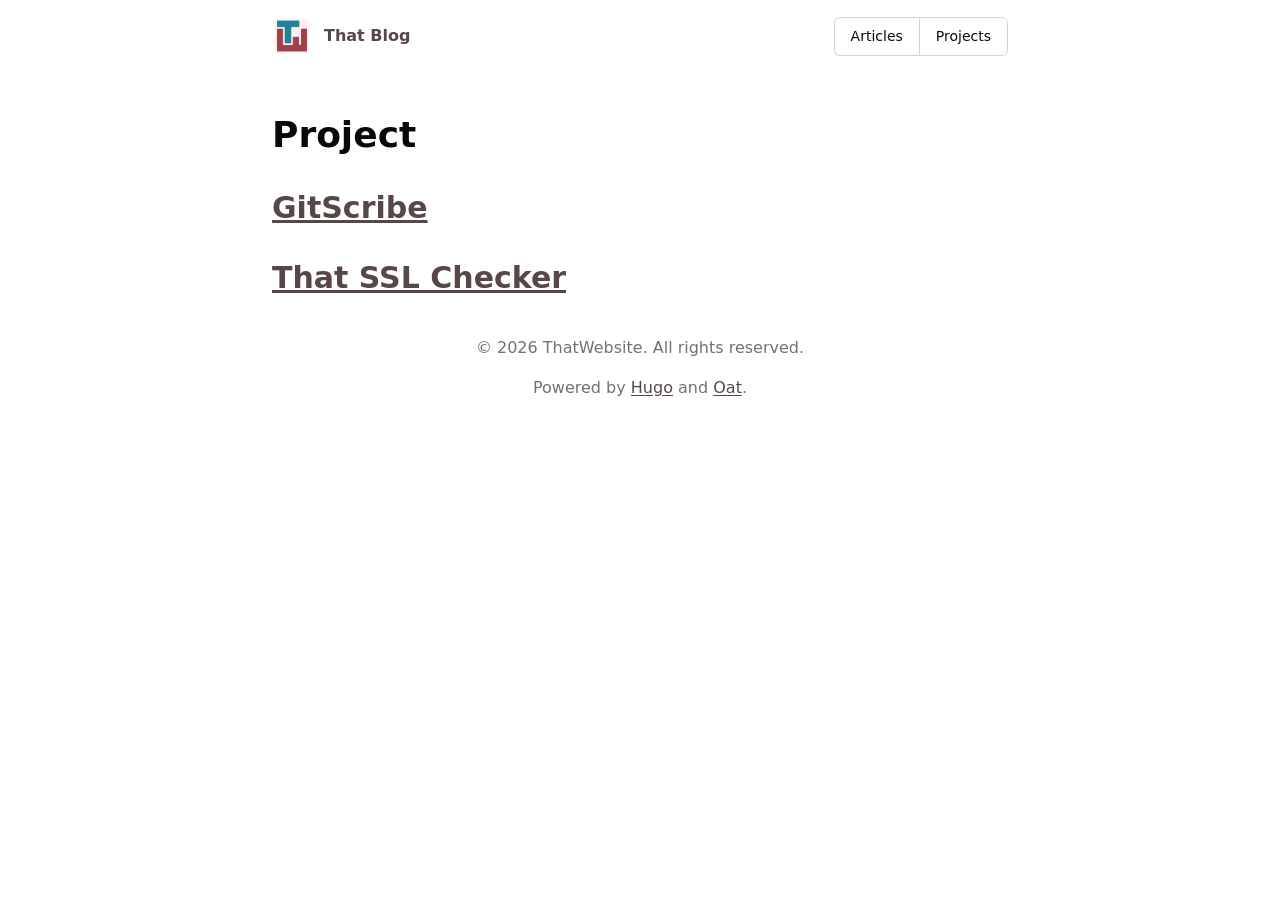
<file: tags/project/index.html>
<!DOCTYPE html>
<html lang="en-us" dir="ltr">
<head>
  <meta charset="utf-8">
<meta name="viewport" content="width=device-width">
<link rel="icon" href="/favicon.png">
<title>Project | That Blog</title>
<script defer data-domain="thatwebsite.xyz" src="https://analytics.thatwebsite.xyz/js/script.file-downloads.hash.outbound-links.pageview-props.tagged-events.js"></script>
<script>window.plausible = window.plausible || function() { (window.plausible.q = window.plausible.q || []).push(arguments) }</script>

      <link rel="stylesheet" href="/css/oat.min.min.5b4c6744ce8d6e719410aaf8a30e5f591ba4e400e62997106cfbbd7a2e7a7f97.css" integrity="sha256-W0xnRM6NbnGUEKr4ow5fWRuk5ADmKZcQbPu9ei56f5c=" crossorigin="anonymous">


        <script src="/js/oat.min.336c93c78df1107ca7aadb22c22835d88b3431d7cdc742f3d12cc7f2451535f6.js" integrity="sha256-M2yTx43xEHynqtsiwig12Is0MdfNx0Lz0SzH8kUVNfY=" crossorigin="anonymous"></script>


</head>
<body style="max-width: 768px; margin: auto;">
  <header>

  <div class="container hstack justify-between mt-4 mb-6">
    <a href="https://thatwebsite.xyz/" class="brand unstyled hstack">
      <img height="40px" src="/logo.png" alt="That Blog">
      <strong class="text-3">That Blog</strong>
    </a>
    <nav>
      
  <menu class="buttons">
    <li>
      <a class="button outline" class="ghost" href="/blog/">Articles</a>
    </li>
    <li>
      <a class="button outline" class="ghost" href="/projects/">Projects</a>
    </li>
  </menu>

    </nav>
  </div>
</header>

  <main class="container">
    
  <h1>Project</h1>
  
  
    <h2><a href="/projects/gitscribe/">GitScribe</a></h2>
  
    <h2><a href="/projects/that-ssl-checker/">That SSL Checker</a></h2>
  

  </main>
  <footer class="container mt-6 mb-6 p-4 align-center text-light">
    <p>&copy; 2026 ThatWebsite. All rights reserved.</p>
<p>Powered by <a href="https://gohugo.io/">Hugo</a> and <a href="https://oat.ink/">Oat</a>.</p>

  </footer>
</body>
</html>
</file>
<file: css/oat.min.min.5b4c6744ce8d6e719410aaf8a30e5f591ba4e400e62997106cfbbd7a2e7a7f97.css>
@layer theme,base,components,animations,utilities;@layer base{*,*:before,*:after{box-sizing:border-box;-webkit-tap-highlight-color:transparent}*{margin:0}html{tab-size:4}body,dialog,[popover]{font-family:var(--font-sans);font-size:var(--text-regular);line-height:var(--leading-normal);color:var(--foreground)}body{background-color:var(--background);color:var(--foreground);-webkit-font-smoothing:antialiased}main{padding-block-start:var(--space-8)}img,picture,video,canvas,svg{max-width:100%}p,h1,h2,h3,h4,h5,h6{overflow-wrap:break-word}h1,h2,h3,h4,h5,h6{font-weight:var(--font-semibold);line-height:1.25;&:first-child{margin-block-start:0}}h1{font-size:var(--text-1);margin:var(--space-10)0 var(--space-6)}h2{font-size:var(--text-2);margin:var(--space-8)0 var(--space-5)}h3{font-size:var(--text-3);margin:var(--space-6)0 var(--space-4)}h4{font-size:var(--text-4);margin:var(--space-5)0 var(--space-3)}h5{font-size:var(--text-5);margin:var(--space-4)0 var(--space-2)}h6{font-size:var(--text-regular);margin:var(--space-4)0 var(--space-2)}p{margin-block-end:var(--space-4);&:last-child{margin-block-end:0}}a{color:var(--primary);text-decoration:underline;text-underline-offset:2px;transition:color var(--transition-fast);&:hover{color:rgb(from var(--primary) r g b/.8)}}strong,b{font-weight:var(--font-semibold)}em,i{font-style:italic}small{font-size:var(--text-7)}code{font-family:var(--font-mono);font-size:.875em;padding:calc(var(--space-1)/2)var(--space-1);background-color:var(--faint);border-radius:var(--radius-small)}pre{font-family:var(--font-mono);padding:var(--space-4);background-color:var(--faint);border-radius:var(--radius-medium);overflow-x:auto;margin-block-end:var(--space-4);code{padding:0;background:0 0;border-radius:0}}blockquote{border-inline-start:4px solid var(--border);padding-inline-start:var(--space-4);margin:var(--space-4)0;color:var(--muted-foreground);font-style:italic}hr{border:none;border-top:1px solid var(--border);margin:var(--space-2)0}ul,ol{padding-inline-start:var(--space-6);margin-block-end:var(--space-4)}ul{list-style-type:disc}ol{list-style-type:decimal}li{margin-block-end:var(--space-1)}mark{background-color:rgb(from var(--warning) r g b/.3);padding:calc(var(--space-1)/2)var(--space-1);border-radius:var(--radius-small)}[hidden]{display:none}:focus-visible{outline:2px solid var(--ring);outline-offset:2px}:disabled{opacity:.5;cursor:not-allowed}}@layer theme{:root{color-scheme:light dark;--background:light-dark(#fff, #09090b);--foreground:light-dark(#09090b, #fafafa);--card:light-dark(#fff, #18181b);--card-foreground:light-dark(#09090b, #fafafa);--primary:light-dark(#574747, #fafafa);--primary-foreground:light-dark(#fafafa, #18181b);--secondary:light-dark(#f4f4f5, #27272a);--secondary-foreground:light-dark(#574747, #fafafa);--muted:light-dark(#f4f4f5, #27272a);--muted-foreground:light-dark(#71717a, #a1a1aa);--faint:light-dark(#fafafa, #1e1e21);--faint-foreground:light-dark(#a1a1aa, #71717a);--accent:light-dark(#f4f4f5, #27272a);--danger:light-dark(#d32f2f, #f4807b);--danger-foreground:light-dark(#fafafa, #18181b);--success:light-dark(#008032, #6cc070);--success-foreground:light-dark(#fafafa, #18181b);--warning:light-dark(#a65b00, #f0a030);--warning-foreground:#09090b;--border:light-dark(#d4d4d8, #52525b);--input:light-dark(#d4d4d8, #52525b);--ring:light-dark(#574747, #d4d4d8);--space-1:.25rem;--space-2:.5rem;--space-3:.75rem;--space-4:1rem;--space-5:1.25rem;--space-6:1.5rem;--space-8:2rem;--space-10:2.5rem;--space-12:3rem;--space-14:3.5rem;--space-16:4rem;--space-18:4.5rem;--radius-small:.125rem;--radius-medium:.375rem;--radius-large:.75rem;--radius-full:9999px;--bar-height:.5rem;--font-sans:system-ui, sans-serif;--font-mono:ui-monospace, Consolas, monospace;--text-1:clamp(1.75rem, 1.5rem + 1.1vw, 2.25rem);--text-2:clamp(1.5rem, 1.3rem + .8vw, 1.875rem);--text-3:clamp(1.25rem, 1.1rem + .5vw, 1.5rem);--text-4:clamp(1.125rem, 1.05rem + .3vw, 1.25rem);--text-5:1.125rem;--text-6:1rem;--text-7:.875rem;--text-8:.75rem;--text-regular:var(--text-6);--leading-normal:1.5;--font-normal:400;--font-medium:500;--font-semibold:600;--font-bold:600;--shadow-small:0 1px 2px 0 rgb(0 0 0 / .05);--shadow-medium:0 1px 3px 0 rgb(0 0 0 / .1), 0 1px 2px -1px rgb(0 0 0 / .1);--shadow-large:0 4px 6px -1px rgb(0 0 0 / .1), 0 2px 4px -2px rgb(0 0 0 / .1);--transition-fast:.12s cubic-bezier(.4, 0, .2, 1);--transition:.2s cubic-bezier(.4, 0, .2, 1);--z-dropdown:50;--z-modal:200}}@layer animations{.animate-pop-in{opacity:1;transform:perspective(1e3px)rotateX(0)translateZ(0);transition:opacity .15s cubic-bezier(.4,0,.2,1),transform .15s cubic-bezier(.4,0,.2,1),overlay .15s cubic-bezier(.4,0,.2,1)allow-discrete,display .15s cubic-bezier(.4,0,.2,1)allow-discrete;@starting-style{opacity:0;transform:perspective(1000px) rotateX(-15deg) translateZ(-80px)}&[data-state=closing]{opacity:0;transform:perspective(1e3px)rotateX(-15deg)translateZ(-80px)}&[data-state=closing]::backdrop{opacity:0}}dialog::backdrop{opacity:1;transition:opacity .15s cubic-bezier(.4,0,.2,1);@starting-style{opacity:0}}.animate-slide-in{opacity:1;transform:translate(0);transition:opacity .15s cubic-bezier(.16,1,.3,1),transform .15s cubic-bezier(.16,1,.3,1);@starting-style{opacity:0;transform:translate(100%)}&[data-state=closing]{opacity:0;transform:translate(100%)}}}@layer base{:is(button,[type=submit],[type=reset],[type=button],a.button),::file-selector-button{--_hov:color-mix(in srgb, var(--primary), white 25%);display:inline-flex;align-items:center;justify-content:center;gap:var(--space-2);padding:var(--space-2)var(--space-4);font-size:var(--text-7);font-weight:var(--font-medium);line-height:var(--leading-normal);white-space:nowrap;text-decoration:none;background-color:var(--primary);color:var(--primary-foreground);border-radius:var(--radius-medium);border:1px solid;border-color:rgb(from #fff r g b/.15)rgb(from #000 r g b/.2)rgb(from #000 r g b/.2)rgb(from #fff r g b/.15);transition:background-color var(--transition-fast),opacity var(--transition-fast),transform var(--transition-fast);&:not(:disabled){cursor:pointer}&:hover:not(:disabled){background-color:var(--_hov)}&:active:not(:disabled){transform:translate(1px,1px)}&[data-variant=secondary]{--_hov:color-mix(in srgb, var(--secondary), black 10%);background-color:var(--secondary);color:var(--secondary-foreground);border-color:rgb(from #fff r g b/.5)rgb(from #000 r g b/.1)rgb(from #000 r g b/.1)rgb(from #fff r g b/.5)}&[data-variant=danger]{--_hov:color-mix(in srgb, var(--danger), black 15%);background-color:var(--danger);color:var(--danger-foreground)}&:is(.outline,.ghost){--_hov:var(--accent);background-color:initial;color:var(--foreground);&[data-variant=danger]{--_hov:color-mix(in srgb, var(--danger), transparent 90%);color:var(--danger)}&[data-variant=secondary]{--_hov:color-mix(in srgb, var(--secondary), transparent 80%);color:var(--secondary-foreground)}}&.outline{border-color:var(--border);&[data-variant=danger]{border-color:var(--danger)}&[data-variant=secondary]{border-color:var(--secondary)}}&.ghost{border-color:transparent}&.small{padding:var(--space-1)var(--space-3);font-size:var(--text-8)}&.large{height:3rem;padding:0 var(--space-6);font-size:var(--text-regular)}&.icon{width:2.5rem;padding:0;&.small{width:2rem}&.large{width:3rem}}}::file-selector-button{background-color:initial;color:var(--foreground);border:1px solid var(--border)}::file-selector-button:hover{background-color:var(--accent)}}@layer components{menu.buttons{list-style-type:none;padding-inline-start:0;display:inline-flex;>li{&:first-child>*{border-start-start-radius:var(--radius-medium);border-end-start-radius:var(--radius-medium)}&:last-child>*{border-start-end-radius:var(--radius-medium);border-end-end-radius:var(--radius-medium)}>*{border-radius:0}&:not(:last-child)>*{border-inline-end:1px solid rgb(from var(--primary-foreground) r g b/.2)}}}}@layer base{label{display:block;font-size:var(--text-7);font-weight:var(--font-medium);&:has(input:where([type=checkbox],[type=radio])){display:inline-flex;align-items:center;gap:var(--space-2);font-weight:var(--font-normal)}}:where(input:not([type=checkbox],[type=radio],[type=range],[type=file],[type=color]),textarea,select){width:100%;margin-block-start:var(--space-1);padding:var(--space-2)var(--space-3);font-size:var(--text-7);line-height:var(--leading-normal);background-color:var(--background);color:var(--foreground);border:1px solid var(--input);border-radius:var(--radius-medium);transition:border-color var(--transition-fast),box-shadow var(--transition-fast);&::placeholder{color:var(--muted-foreground)}&:focus{outline:none;border-color:var(--ring);box-shadow:0 0 0 2px rgb(from var(--ring) r g b/.2);z-index:1}&:disabled{background-color:var(--muted)}&:is([aria-invalid=true],:user-invalid){border-color:var(--danger);&:focus{box-shadow:0 0 0 2px rgb(from var(--danger) r g b/.2)}}}textarea{height:auto;min-height:5rem;padding:var(--space-3);resize:vertical}select{appearance:none;background-image:url("data:image/svg+xml,%3Csvg xmlns='http://www.w3.org/2000/svg' width='16' height='16' viewBox='0 0 24 24' fill='none' stroke='%2371717a' stroke-width='2'%3E%3Cpath d='m6 9 6 6 6-6'/%3E%3C/svg%3E");background-repeat:no-repeat;background-position:right var(--space-2)center;padding-inline-end:var(--space-6)}input:where([type=checkbox],[type=radio]){appearance:none;width:1rem;height:1rem;margin:0;position:relative;background-color:var(--background);border:1px solid var(--input);transition:background-color var(--transition-fast),border-color var(--transition-fast);&:checked{background-color:var(--primary);border-color:var(--primary);&:after{content:"";position:absolute;inset:0;background-color:var(--primary-foreground);mask-position:center;mask-repeat:no-repeat;mask-size:100%}}}input[type=checkbox]{border-radius:var(--radius-small);&:checked:after{mask-image:url("data:image/svg+xml,%3Csvg xmlns='http://www.w3.org/2000/svg' viewBox='0 0 24 24' fill='none' stroke='currentColor' stroke-width='4'%3E%3Cpolyline points='20 6 9 17 4 12'/%3E%3C/svg%3E")}&[role=switch]{--switch-height:calc(var(--bar-height) * 3);--switch-inset:2px;--switch-thumb:calc(var(--switch-height) - var(--switch-inset) * 3);width:calc(var(--switch-height) * 2);height:var(--switch-height);border-radius:var(--radius-full);background-color:var(--input);&:before{content:"";position:absolute;top:50%;left:var(--switch-inset);transform:translateY(-50%);width:var(--switch-thumb);height:var(--switch-thumb);background-color:var(--background);border-radius:var(--radius-full);transition:transform var(--transition);box-shadow:var(--shadow-small)}&:checked{background-color:var(--primary);&:after{content:none}&:before{transform:translateY(-50%)translate(var(--switch-height))}}}}input[type=radio]{border-radius:var(--radius-full);&:checked:after{mask-image:url("data:image/svg+xml,%3Csvg xmlns='http://www.w3.org/2000/svg' viewBox='0 0 16 16'%3E%3Ccircle cx='8' cy='8' r='4' fill='currentColor'/%3E%3C/svg%3E")}}:where(input:where([type=checkbox],[type=radio],[type=range]),select):not(:disabled),label:has(input:where([type=checkbox],[type=radio]):not(:disabled)){cursor:pointer}input[type=range]{width:100%;height:var(--bar-height);appearance:none;background:var(--muted);border-radius:var(--radius-full);&::-webkit-slider-thumb{appearance:none;width:1.25rem;height:1.25rem;background:var(--primary);border-radius:var(--radius-full);transition:transform var(--transition-fast);&:hover{transform:scale(1.1)}}&::-moz-range-thumb{width:1.25rem;height:1.25rem;background:var(--primary);border:none;border-radius:var(--radius-full)}}fieldset{border:1px solid var(--border);border-radius:var(--radius-medium);padding:var(--space-4);margin-block-end:var(--space-4)}legend{font-size:var(--text-7);font-weight:var(--font-medium);padding:0 var(--space-2)}}@layer components{fieldset.group{display:flex;align-items:stretch;border:none;padding:0;margin:0;>:is(input,textarea,select){flex:1;margin-block-start:0;&:not(:focus):not(:last-child){border-inline-end-color:transparent}}>:is(input,textarea,select,button){border-radius:0;&:first-child{border-radius:var(--radius-medium)0 0 var(--radius-medium)}&:last-child{border-radius:0 var(--radius-medium)var(--radius-medium)0}}>legend{float:inline-start;display:inline-flex;align-items:center;padding:0 var(--space-3);line-height:var(--leading-normal);font-weight:var(--font-normal);color:var(--muted-foreground);background-color:var(--muted);border:1px solid var(--input);border-inline-end:none;border-radius:var(--radius-medium)0 0 var(--radius-medium)}}[data-field]{margin-block-end:var(--space-4);[data-hint],.error{font-size:var(--text-8);font-weight:var(--font-normal);color:var(--muted-foreground);margin-block-start:var(--space-1)}.error{display:none}&[data-field=error] .error{display:block;color:var(--danger)}}}@layer base{.table{min-width:320px;width:100%;overflow-x:auto}table{border-collapse:collapse;width:100%;font-size:var(--text-7)}thead{border-bottom:1px solid var(--border)}th,td{overflow-wrap:break-word}th{padding:var(--space-3)var(--space-2);text-align:start;font-weight:var(--font-medium);color:var(--muted-foreground)}td{padding:var(--space-3)var(--space-2)}tbody tr{border-bottom:1px solid var(--border);transition:background-color var(--transition-fast);&:last-child{border-bottom:none}&:hover{background-color:rgb(from var(--muted) r g b/.5)}}}@layer base{progress{appearance:none;width:100%;height:var(--bar-height);border:none;border-radius:var(--radius-full);overflow:hidden;background-color:var(--muted);&::-webkit-progress-bar{background-color:var(--muted);border-radius:var(--radius-full)}&::-webkit-progress-value{background-color:var(--primary);border-radius:var(--radius-full);transition:width var(--transition)}&::-moz-progress-bar{background-color:var(--primary);border-radius:var(--radius-full)}}meter{appearance:none;width:100%;height:var(--bar-height);border:none;border-radius:var(--radius-full);overflow:hidden;background:var(--muted);&::-webkit-meter-bar{background:var(--muted);border:none;border-radius:var(--radius-full);height:var(--bar-height)}&::-webkit-meter-optimum-value,&::-webkit-meter-suboptimum-value,&::-webkit-meter-even-less-good-value{border-radius:var(--radius-full)}&::-webkit-meter-optimum-value{background:var(--success)}&::-webkit-meter-suboptimum-value{background:var(--warning)}&::-webkit-meter-even-less-good-value{background:var(--danger)}&::-moz-meter-bar{background:var(--success);border-radius:var(--radius-full)}&:-moz-meter-sub-optimum::-moz-meter-bar{background:var(--warning)}&:-moz-meter-sub-sub-optimum::-moz-meter-bar{background:var(--danger)}}}@layer components{[aria-busy=true]{&:before{content:"";display:inline-block;inset:0;margin:auto;width:1.5rem;height:1.5rem;border:2px solid var(--muted);border-top-color:var(--primary);border-radius:var(--radius-full);animation:spin 1s linear infinite;text-align:center}&[data-spinner~=small]:before{width:1rem;height:1rem}&[data-spinner~=large]:before{width:2rem;height:2rem;border-width:3px}&[data-spinner~=overlay]{position:relative;>*{opacity:.3;pointer-events:none}&:before{position:absolute;inset:0;margin:auto;z-index:1}}}@keyframes spin{to{transform:rotate(360deg)}}}@layer components{:root{--grid-cols:12;--grid-gap:1.5rem;--container-max:1280px;--container-pad:1rem}.container{width:100%;max-width:var(--container-max);margin-inline:auto;padding-inline:var(--container-pad)}.row{display:grid;grid-template-columns:repeat(var(--grid-cols),1fr);gap:var(--grid-gap);width:100%}.col,[class*=col-]{grid-column-end:span var(--span,var(--grid-cols))}.col-1{--span:1}.col-2{--span:2}.col-3{--span:3}.col-4{--span:4}.col-5{--span:5}.col-6{--span:6}.col-7{--span:7}.col-8{--span:8}.col-9{--span:9}.col-10{--span:10}.col-11{--span:11}.col-12{--span:12}.offset-1{grid-column-start:2}.offset-2{grid-column-start:3}.offset-3{grid-column-start:4}.offset-4{grid-column-start:5}.offset-5{grid-column-start:6}.offset-6{grid-column-start:7}.col-end{grid-column-start:span var(--span,1);grid-column-end:-1}@media(max-width:768px){.row{--grid-cols:4;--grid-gap:1rem}.col,[class*=col-]{--span:4}[class*=offset-]{grid-column-start:auto}}}@layer components{.card{background-color:var(--card);color:var(--card-foreground);border:1px solid var(--border);border-radius:var(--radius-medium);box-shadow:var(--shadow-small);padding:var(--space-6);overflow:hidden}}@layer components{[role=alert]{position:relative;display:flex;gap:var(--space-3);padding:var(--space-4)var(--space-6);background-color:var(--background);border:1px solid var(--border);border-radius:var(--radius-medium);font-size:var(--text-7);&[data-variant]{border:none}&[data-variant=error],&[data-variant=danger]{color:var(--danger);background-color:light-dark(color-mix(in srgb,var(--danger) 8%,transparent),color-mix(in srgb,var(--danger) 20%,transparent));& a{color:var(--danger)}}&[data-variant=success]{color:var(--success);background-color:light-dark(color-mix(in srgb,var(--success) 8%,transparent),color-mix(in srgb,var(--success) 20%,transparent));& a{color:var(--success)}}&[data-variant=warning]{color:var(--warning);background-color:light-dark(color-mix(in srgb,var(--warning) 8%,transparent),color-mix(in srgb,var(--warning) 20%,transparent));& a{color:var(--warning)}}}}@layer components{.badge{display:inline-flex;align-items:center;gap:var(--space-1);padding:var(--space-1)var(--space-4);font-size:var(--text-8);font-weight:var(--font-medium);line-height:var(--leading-normal);background-color:var(--primary);color:var(--primary-foreground);border-radius:var(--radius-full);&.secondary{background-color:var(--secondary);color:var(--secondary-foreground)}&.outline{background-color:initial;color:var(--foreground);border:1px solid var(--border)}&.success{color:var(--success);background-color:light-dark(color-mix(in srgb,var(--success) 10%,transparent),color-mix(in srgb,var(--success) 30%,transparent))}&.warning{color:var(--warning);background-color:light-dark(color-mix(in srgb,var(--warning) 10%,transparent),color-mix(in srgb,var(--warning) 30%,transparent))}&.danger{color:var(--danger);background-color:light-dark(color-mix(in srgb,var(--danger) 10%,transparent),color-mix(in srgb,var(--danger) 30%,transparent))}}}@layer components{details{border:1px solid var(--border);border-radius:var(--radius-medium);overflow:hidden;+details{margin-top:-1px;border-start-start-radius:0;border-start-end-radius:0}&:has(+details){border-end-start-radius:0;border-end-end-radius:0}&[open] summary{border-bottom:1px solid var(--border)}}summary{display:flex;align-items:center;justify-content:space-between;gap:var(--space-2);padding:var(--space-4);font-weight:var(--font-medium);cursor:pointer;user-select:none;transition:background-color var(--transition-fast);&:hover{background-color:var(--muted)}&::-webkit-details-marker,&::marker{display:none}&:after{content:"";width:1em;height:1em;flex-shrink:0;background-color:currentColor;mask-image:url("data:image/svg+xml,%3Csvg xmlns='http://www.w3.org/2000/svg' viewBox='0 0 24 24' fill='none' stroke='currentColor' stroke-width='2'%3E%3Cpath d='m6 9 6 6 6-6'/%3E%3C/svg%3E");mask-size:contain;mask-repeat:no-repeat;transition:transform var(--transition-fast)}details[open] &:after{transform:rotate(180deg)}}details>*:not(summary){margin:var(--space-4)}}@layer components{[role=tablist]{display:inline-flex;align-items:center;gap:var(--space-1);padding:var(--space-1);background-color:var(--muted);border-radius:var(--radius-medium)}[role=tab]{display:inline-flex;align-items:center;justify-content:center;padding:var(--space-2)var(--space-3);font-size:var(--text-7);font-weight:var(--font-medium);white-space:nowrap;background-color:initial;color:var(--foreground);border:none;border-radius:calc(var(--radius-medium) - 2px);cursor:pointer;transition:background-color var(--transition-fast),color var(--transition-fast);&:hover{color:var(--muted-foreground)}&[aria-selected=true]{background-color:var(--background);box-shadow:var(--shadow-small)}}[role=tabpanel]{padding:var(--space-4)0;&:focus-visible{outline:none}}}@layer components{dialog{position:fixed;inset:0;z-index:var(--z-modal);width:min(100% - 2rem,32rem);max-height:85vh;margin:auto;padding:0;background-color:var(--card);border:1px solid var(--border);border-radius:var(--radius-large);box-shadow:var(--shadow-large);overflow:hidden;opacity:0;transform:scale(.95);transition:opacity .15s ease,transform .15s ease,overlay .15s ease allow-discrete,display .15s ease allow-discrete;&[open]{opacity:1;transform:scale(1)}@starting-style{&[open]{opacity:0;transform:scale(.95)}}&::backdrop{background-color:#0000;transition:background-color .15s ease,overlay .15s ease allow-discrete,display .15s ease allow-discrete}&[open]::backdrop{background-color:#00000080}@starting-style{&[open]::backdrop{background-color:#0000}}>header,>form>header{display:flex;flex-direction:column;gap:var(--space-1);padding:var(--space-6);padding-block-end:0;>h1,>h2,>h3,>h4,>h5,>h6{margin-block-end:0}>p{font-size:var(--text-7);color:var(--muted-foreground);margin-block-end:0}}>p,>div,>section,>form>p,>form>div,>form>section{padding:var(--space-6);overflow-y:auto}>footer,>form>footer{display:flex;justify-content:flex-end;gap:var(--space-2);padding:var(--space-6);padding-block-start:0}}}@layer components{ot-dropdown{[popover]{position:fixed;margin:0;min-width:12rem;background-color:var(--background);border:1px solid var(--border);border-radius:var(--radius-medium);box-shadow:var(--shadow-medium);opacity:0;transform:translateY(-4px);transition:opacity .15s ease-out,transform .15s ease-out,display .15s allow-discrete,overlay .15s allow-discrete;&:popover-open{opacity:1;transform:translateY(0)}@starting-style{&:popover-open{opacity:0;transform:translateY(-4px)}}}[role=menuitem]{display:flex;align-items:center;justify-content:start;gap:var(--space-2);width:100%;padding:var(--space-2) var(--space-3);font-size:var(--text-7);text-align:start;color:var(--foreground);background:none;border:none;border-radius:var(--radius-small);cursor:pointer;&:hover,&:focus{background-color:var(--accent);outline:none}}}}@layer components{.toast-container{position:fixed;display:flex;flex-direction:column;pointer-events:none;margin:0;padding:0;border:none;background:0 0;overflow:visible;&::backdrop{display:none}&[data-placement=top-left]{inset:var(--space-4)auto auto var(--space-4)}&[data-placement=top-center]{inset:var(--space-4)auto auto 50%;transform:translate(-50%)}&[data-placement=top-right]{inset:var(--space-4)var(--space-4)auto auto}&[data-placement=bottom-left]{inset:auto auto var(--space-4)var(--space-4);flex-direction:column-reverse}&[data-placement=bottom-center]{inset:auto auto var(--space-4)50%;transform:translate(-50%);flex-direction:column-reverse}&[data-placement=bottom-right]{inset:auto var(--space-4)var(--space-4)auto;flex-direction:column-reverse}}.toast{--transition:.3s;--transition-in:calc(var(--transition) - 50ms);padding:var(--space-5)var(--space-4);max-width:28rem;min-width:20rem;pointer-events:auto;background-color:var(--card);border:1px solid var(--border);border-inline-start-width:var(--space-1);border-inline-start-style:solid;border-radius:var(--radius-medium);box-shadow:var(--shadow-small);transition:opacity var(--transition-in),transform var(--transition-in),margin var(--transition-in);line-height:1;.toast-title{font-weight:600;margin:0 0 var(--space-3)}.toast-message{color:var(--muted-foreground)}&[data-variant=success]{border-inline-start-color:var(--success);.toast-title{color:var(--success)}}&[data-variant=danger]{border-inline-start-color:var(--danger);.toast-title{color:var(--danger)}}&[data-variant=warning]{border-inline-start-color:var(--warning);.toast-title{color:var(--warning)}}>[data-close]{margin-inline-start:auto;background:0 0;border:none;padding:0;cursor:pointer;opacity:.5;&:hover{opacity:1}}margin:var(--space-2)0;&[data-entering]{opacity:0;transform:translateY(-1rem)}&[data-exiting]{opacity:0;margin:0;padding-block:0;max-height:0;overflow:hidden;transition:opacity var(--transition),margin var(--transition),padding var(--transition),max-height var(--transition)}}}@layer components{[data-sidebar-layout]{display:grid;grid-template-columns:14rem 1fr;grid-template-rows:auto 1fr;height:100dvh;>main{grid-row:2;min-width:0;overflow-y:auto}>aside[data-sidebar]{grid-row:2;min-height:0;z-index:1;background-color:var(--background);border-inline-end:1px solid var(--border);box-shadow:var(--shadow-medium);display:flex;flex-direction:column;>:is(header,footer){flex-shrink:0;padding:var(--space-3)}>footer{margin-block-start:auto}>nav{flex:1;min-height:0;overflow-y:auto;padding:var(--space-3)var(--space-2);font-size:var(--text-7);ul{list-style:none;padding:0;margin:0;display:flex;flex-direction:column;gap:var(--space-1);li{margin:0}}a{display:flex;gap:var(--space-2);padding:var(--space-1)var(--space-3);color:var(--foreground);text-decoration:none;border-radius:var(--radius-small);transition:background-color var(--transition-fast);&:is(:hover,[aria-current]){background-color:var(--accent)}}details{border:none;overflow:visible;+details{margin-top:0}&[open] summary{border-bottom:none}>ul{margin-inline-start:var(--space-4);padding:var(--space-1)0}}summary{justify-content:flex-start;padding:var(--space-2)var(--space-3);border-radius:var(--radius-small);&:after{width:.75rem;height:.75rem;margin-inline-start:auto}}}}>nav[data-topnav]{grid-column:1/-1}}nav[data-topnav]{position:sticky;top:0;z-index:5;display:flex;align-items:center;gap:var(--space-3);padding:var(--space-2)var(--space-4);background-color:var(--background);border-bottom:1px solid var(--border);box-shadow:var(--shadow-small);a{text-decoration:none}}:is([data-sidebar-toggle],[data-sidebar-header]){display:none}[data-sidebar-toggle]{padding:0 var(--space-1);background:0 0;border:1px solid var(--border);border-radius:var(--radius-small)}@media(min-width:769px){[data-sidebar-layout=always]{transition:grid-template-columns var(--transition);[data-sidebar-toggle]{display:inline-block}>aside[data-sidebar]{transform:translate(0);opacity:1;transition:transform var(--transition),opacity var(--transition),visibility var(--transition)}&[data-sidebar-open]{grid-template-columns:0px 1fr;gap:0;>aside[data-sidebar]{overflow:hidden;min-width:0;transform:translate(-100%);opacity:0;visibility:hidden;border-inline-end:none}}}}@media(max-width:768px){[data-sidebar-layout]{grid-template-columns:1fr;>main{grid-column:1}>aside[data-sidebar]{grid-column:1;z-index:2;width:16rem;transform:translate(-100%);transition:transform var(--transition);box-shadow:var(--shadow-large)}&[data-sidebar-open]>aside[data-sidebar]{transform:translate(0)}}[data-sidebar-toggle]{display:inline-block}[data-sidebar-header]{display:flex;align-items:center;gap:var(--space-3);padding:var(--space-3)var(--space-4);border-bottom:1px solid var(--border)}}}@layer components{[role=status].skeleton{--_c:light-dark( color-mix(in srgb, var(--muted) 30%, white), color-mix(in srgb, var(--muted) 90%, var(--foreground)) );margin-block-end:var(--space-3);background:var(--muted);border-radius:var(--radius-medium);animation:anim 2s infinite;background-size:200% 100%;background-image:linear-gradient(90deg,var(--muted) 0%,var(--_c) 50%,var(--muted) 100%);&.box{width:4rem;height:4rem}&.line{height:1rem;width:100%}}[role=status].skeleton:last-child{margin-block-end:0}@keyframes anim{0%{background-position:200% 0}to{background-position:-200% 0}}}@layer components{[data-tooltip]{position:relative}[data-tooltip]:before,[data-tooltip]:after{position:absolute;inset-inline-start:50%;opacity:0;visibility:hidden;transition:opacity var(--transition-fast),transform var(--transition-fast),visibility var(--transition-fast);pointer-events:none;z-index:1000}[data-tooltip]:after{content:attr(data-tooltip);inset-block-end:calc(100% + 10px);transform:translate(-50%)translateY(4px);padding:var(--space-2)var(--space-3);font-size:var(--text-7);line-height:1;white-space:nowrap;background:var(--foreground);color:var(--background);border-radius:var(--radius-medium)}[data-tooltip]:before{content:"";inset-block-end:calc(100% - 5px);transform:translate(-50%)translateY(4px);border:8px solid transparent;border-top-color:var(--foreground)}[data-tooltip]:is(:hover,:focus-visible):before,[data-tooltip]:is(:hover,:focus-visible):after{opacity:1;visibility:visible;transition-delay:.7s;transform:translate(-50%)translateY(0)}}@layer utilities{.align-left{text-align:start}.align-center{text-align:center}.align-right{text-align:end}.text-light{color:var(--muted-foreground)}.text-lighter{color:var(--faint-foreground)}.flex{display:flex}.flex-col{flex-direction:column}.items-center{align-items:center}.justify-center{justify-content:center}.justify-between{justify-content:space-between}.justify-end{justify-content:flex-end}.hstack{display:flex;align-items:center;gap:var(--space-3);flex-wrap:wrap;align-content:flex-start;height:auto;*{margin:0}}.vstack{display:flex;flex-direction:column;gap:var(--space-3)}.gap-1{gap:var(--space-1)}.gap-2{gap:var(--space-2)}.gap-4{gap:var(--space-4)}.mt-2{margin-block-start:var(--space-2)}.mt-4{margin-block-start:var(--space-4)}.mt-6{margin-block-start:var(--space-6)}.mb-2{margin-block-end:var(--space-2)}.mb-4{margin-block-end:var(--space-4)}.mb-6{margin-block-end:var(--space-6)}.p-4{padding:var(--space-4)}.w-100{width:100%}:is(ul,ol,a).unstyled{list-style:none;text-decoration:none;padding:0}}
</file>
